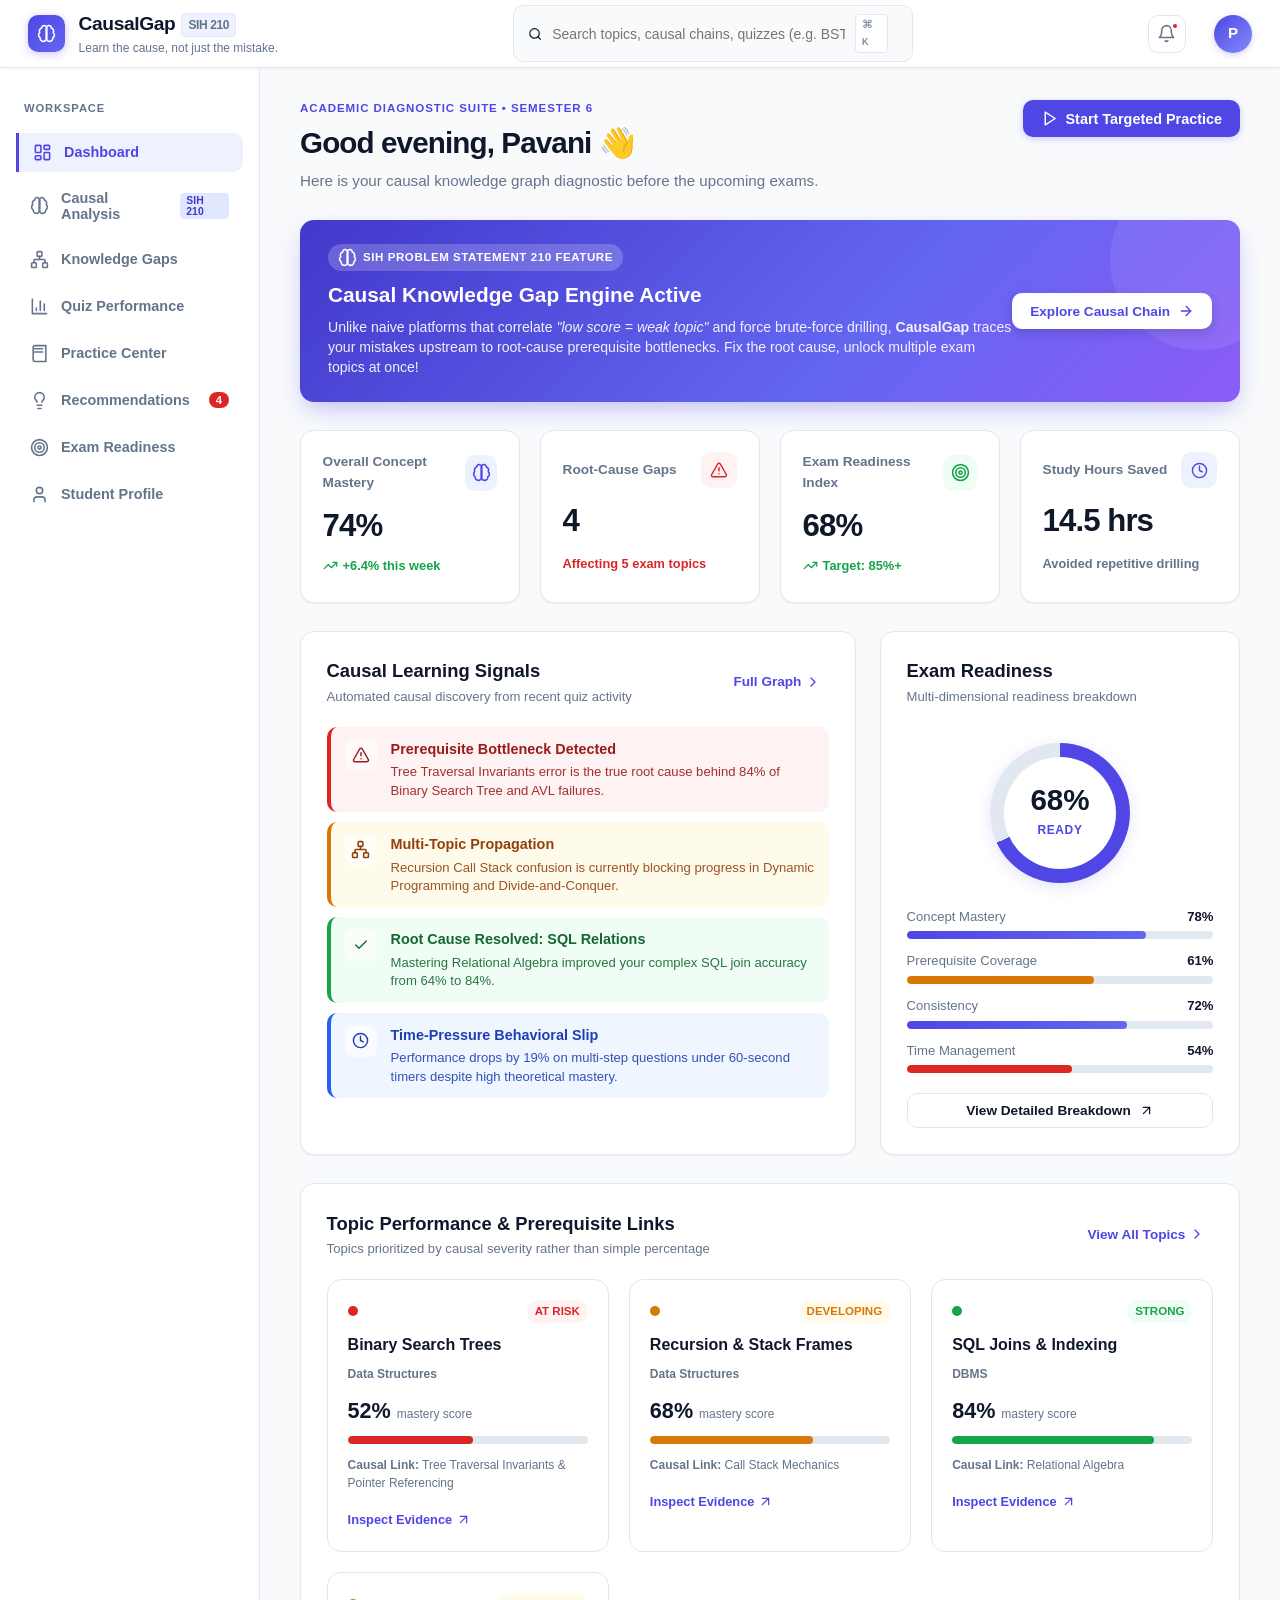
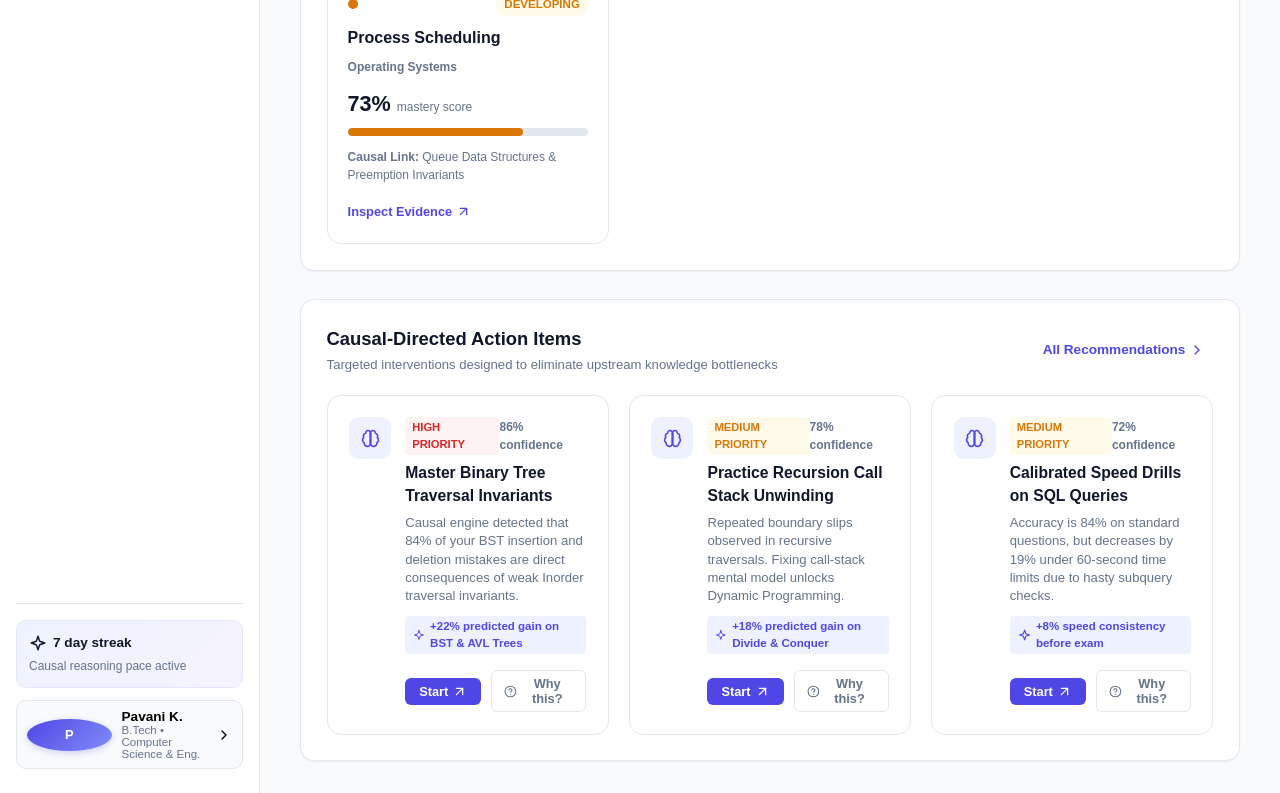
<file: index.html>
<!DOCTYPE html>
<html lang="en">
<head>
  <meta charset="UTF-8" />
  <meta name="viewport" content="width=device-width, initial-scale=1.0" />
  <meta name="description" content="CausalGap - EdTech platform for Smart India Hackathon Problem Statement 210: Identifying knowledge gaps before exams using causal reasoning rather than simple correlation." />
  <title>CausalGap | Causal Knowledge Gap Engine (SIH PS 210)</title>
  
  <!-- Favicon -->
  <link rel="icon" href="data:image/svg+xml,<svg xmlns=%22http://www.w3.org/2000/svg%22 viewBox=%220 0 100 100%22><text y=%22.9em%22 font-size=%2290%22>🧠</text></svg>">
  
  <!-- Stylesheet -->
  <link rel="stylesheet" href="app.css" />
</head>
<body>
  <div id="root">
    <!-- Rendered dynamically by app.js -->
    <noscript>
      <div style="padding: 2rem; text-align: center; font-family: sans-serif;">
        <h2>JavaScript Required</h2>
        <p>Please enable JavaScript in your browser to run the CausalGap application.</p>
      </div>
    </noscript>
  </div>

  <!-- Application Logic -->
  <script src="app.js" defer></script>
</body>
</html>
</file>
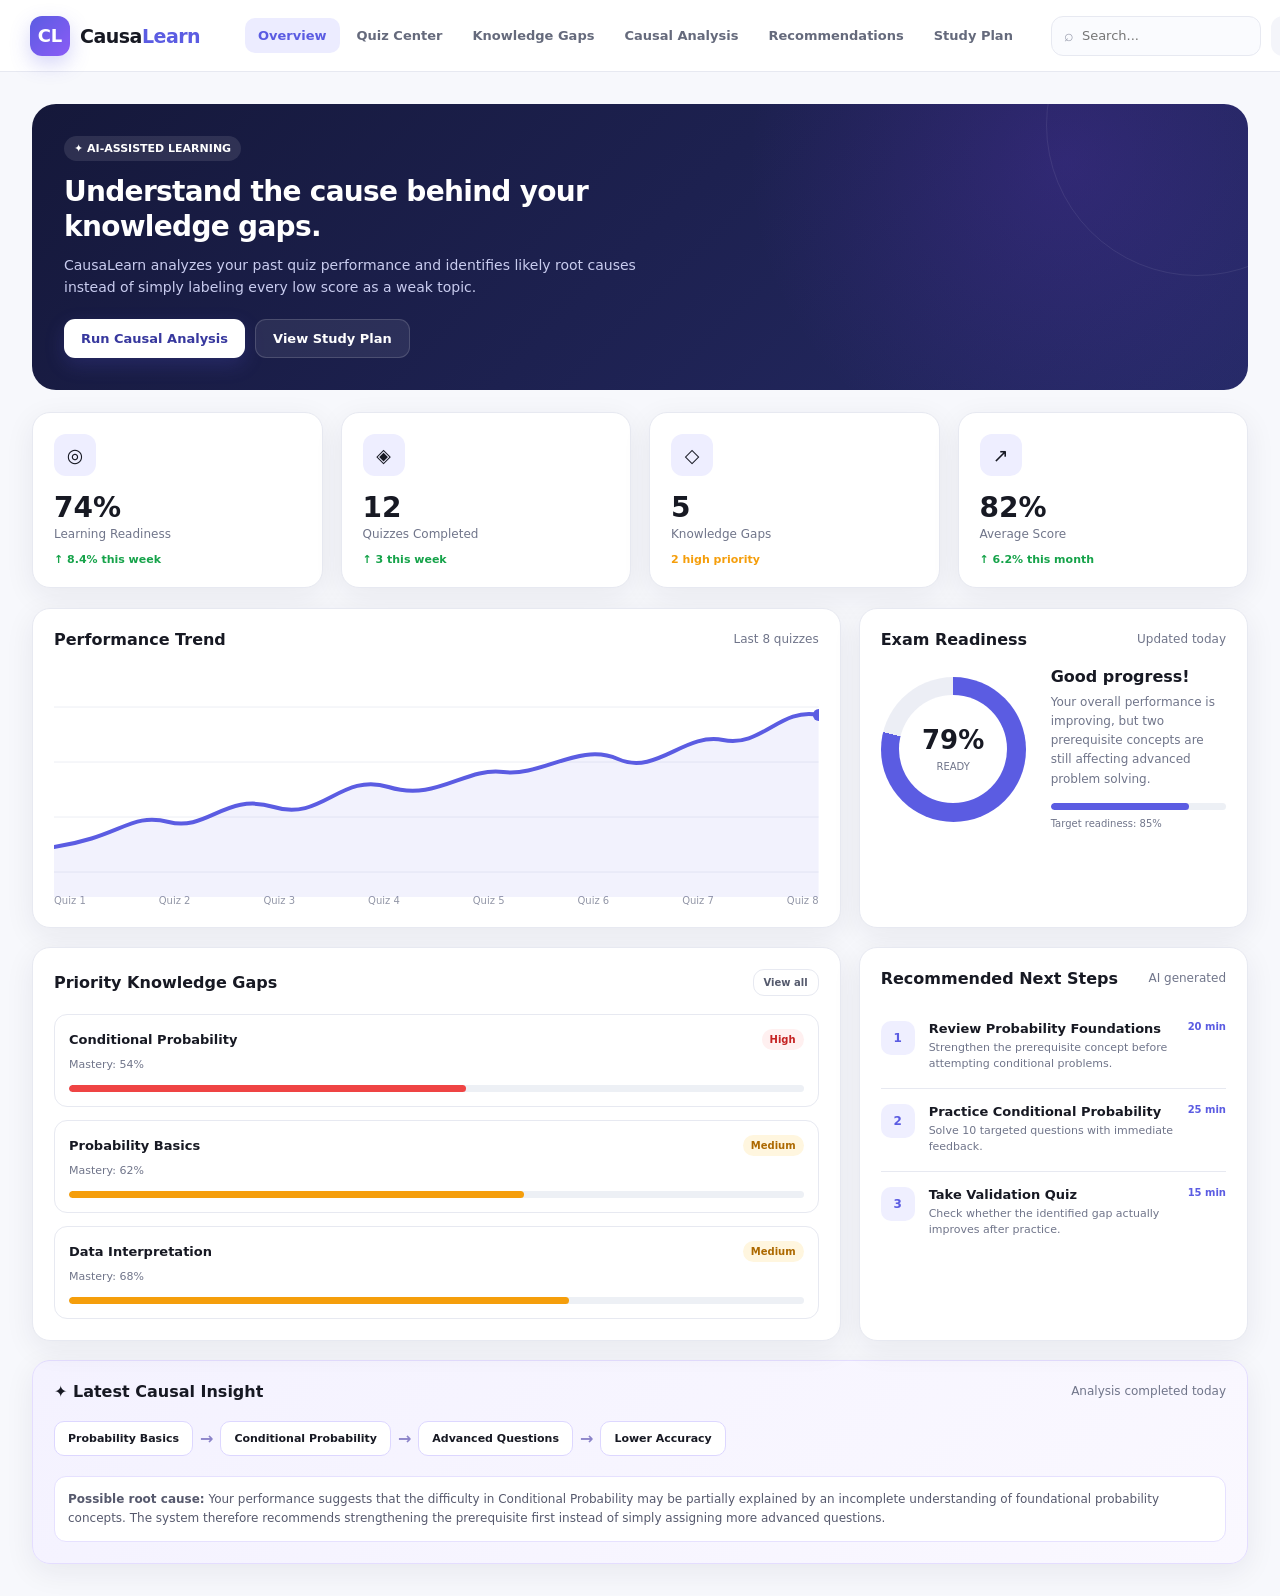
<file: GapWiseAI.html>
<!DOCTYPE html>
<html lang="en">
<head>
<meta charset="UTF-8">
<meta name="viewport" content="width=device-width, initial-scale=1.0">

<title>CausaLearn | Smart Exam Readiness</title>

<style>
/* =========================
   ROOT
========================= */
:root{
    --bg:#f7f8fc;
    --card:#ffffff;
    --text:#171923;
    --muted:#70758a;
    --border:#e7e9f1;
    --primary:#5b5ce2;
    --primary-dark:#4849c8;
    --purple:#7c3aed;
    --blue:#2563eb;
    --green:#16a34a;
    --orange:#f59e0b;
    --red:#ef4444;
    --shadow:0 8px 30px rgba(25,30,60,.07);
    --radius:18px;
}

*{
    margin:0;
    padding:0;
    box-sizing:border-box;
}

body{
    font-family:Inter,ui-sans-serif,system-ui,-apple-system,BlinkMacSystemFont,"Segoe UI",sans-serif;
    background:var(--bg);
    color:var(--text);
    min-height:100vh;
}

button,input{
    font:inherit;
}

button{
    cursor:pointer;
    border:0;
}

a{
    text-decoration:none;
    color:inherit;
}

/* =========================
   HEADER
========================= */

.header{
    height:72px;
    background:rgba(255,255,255,.94);
    backdrop-filter:blur(15px);
    border-bottom:1px solid var(--border);
    display:flex;
    align-items:center;
    padding:0 30px;
    gap:25px;
    position:sticky;
    top:0;
    z-index:100;
}

.logo{
    display:flex;
    align-items:center;
    gap:10px;
    min-width:190px;
}

.logo-icon{
    width:40px;
    height:40px;
    border-radius:12px;
    background:linear-gradient(135deg,#5b5ce2,#8b5cf6);
    color:white;
    display:grid;
    place-items:center;
    font-weight:800;
    font-size:18px;
    box-shadow:0 8px 20px rgba(91,92,226,.25);
}

.logo-text{
    font-size:19px;
    font-weight:800;
    letter-spacing:-.5px;
}

.logo-text span{
    color:var(--primary);
}

.nav-tabs{
    display:flex;
    align-items:center;
    gap:4px;
    flex:1;
}

.nav-tab{
    padding:10px 13px;
    border-radius:10px;
    background:transparent;
    color:#656a7c;
    font-size:13px;
    font-weight:600;
    transition:.2s;
    white-space:nowrap;
}

.nav-tab:hover{
    background:#f0f1f8;
    color:var(--text);
}

.nav-tab.active{
    background:#ececff;
    color:var(--primary);
}

.header-actions{
    display:flex;
    align-items:center;
    gap:10px;
}

.search-box{
    width:210px;
    height:40px;
    border:1px solid var(--border);
    border-radius:12px;
    background:#fafbfe;
    display:flex;
    align-items:center;
    padding:0 12px;
    gap:8px;
}

.search-box span{
    color:#9a9eae;
}

.search-box input{
    border:0;
    outline:0;
    background:transparent;
    width:100%;
    font-size:13px;
}

.icon-btn{
    width:40px;
    height:40px;
    border-radius:12px;
    background:#f4f5fa;
    color:#666b7c;
    display:grid;
    place-items:center;
    font-size:17px;
}

.icon-btn:hover{
    background:#e9eafa;
    color:var(--primary);
}

.profile{
    width:40px;
    height:40px;
    border-radius:50%;
    background:linear-gradient(135deg,#5b5ce2,#9b5de5);
    color:white;
    display:grid;
    place-items:center;
    font-weight:800;
}

/* =========================
   MAIN
========================= */

.main{
    max-width:1500px;
    margin:auto;
    padding:32px;
}

.page{
    display:none;
    animation:fadeIn .25s ease;
}

.page.active{
    display:block;
}

@keyframes fadeIn{
    from{
        opacity:0;
        transform:translateY(5px);
    }
    to{
        opacity:1;
        transform:translateY(0);
    }
}

/* =========================
   PAGE HEADER
========================= */

.page-heading{
    display:flex;
    justify-content:space-between;
    align-items:flex-end;
    margin-bottom:25px;
}

.page-heading h1{
    font-size:29px;
    letter-spacing:-1px;
}

.page-heading p{
    color:var(--muted);
    margin-top:6px;
    font-size:14px;
}

.primary-btn{
    padding:11px 17px;
    background:var(--primary);
    color:white;
    border-radius:11px;
    font-weight:700;
    font-size:13px;
    box-shadow:0 7px 20px rgba(91,92,226,.2);
}

.primary-btn:hover{
    background:var(--primary-dark);
}

.secondary-btn{
    padding:11px 17px;
    background:white;
    color:#555a6d;
    border:1px solid var(--border);
    border-radius:11px;
    font-weight:700;
    font-size:13px;
}

.secondary-btn:hover{
    border-color:#c8caf0;
}

/* =========================
   HERO
========================= */

.hero{
    background:
      radial-gradient(circle at 85% 20%,rgba(124,58,237,.18),transparent 30%),
      linear-gradient(135deg,#15183a,#252a66);
    border-radius:24px;
    padding:32px;
    color:white;
    display:flex;
    justify-content:space-between;
    align-items:center;
    overflow:hidden;
    position:relative;
    margin-bottom:22px;
}

.hero:after{
    content:"";
    position:absolute;
    width:300px;
    height:300px;
    border:1px solid rgba(255,255,255,.08);
    border-radius:50%;
    right:-100px;
    top:-130px;
}

.hero-content{
    position:relative;
    z-index:2;
}

.hero-label{
    display:inline-flex;
    padding:6px 10px;
    border-radius:20px;
    background:rgba(255,255,255,.1);
    font-size:11px;
    font-weight:700;
    margin-bottom:13px;
}

.hero h2{
    font-size:28px;
    max-width:650px;
    line-height:1.25;
    letter-spacing:-.7px;
}

.hero p{
    margin-top:10px;
    color:#c9ccef;
    font-size:14px;
    max-width:620px;
    line-height:1.6;
}

.hero-buttons{
    display:flex;
    gap:10px;
    margin-top:20px;
}

.hero .primary-btn{
    background:white;
    color:#37389e;
}

.hero .secondary-btn{
    background:rgba(255,255,255,.08);
    border-color:rgba(255,255,255,.15);
    color:white;
}

/* =========================
   GRID
========================= */

.grid{
    display:grid;
    gap:18px;
}

.stats-grid{
    grid-template-columns:repeat(4,1fr);
    margin-bottom:20px;
}

.two-grid{
    grid-template-columns:1.35fr .65fr;
}

.three-grid{
    grid-template-columns:repeat(3,1fr);
}

.card{
    background:var(--card);
    border:1px solid var(--border);
    border-radius:var(--radius);
    padding:21px;
    box-shadow:var(--shadow);
}

.stat-card{
    display:flex;
    justify-content:space-between;
    align-items:flex-start;
}

.stat-icon{
    width:42px;
    height:42px;
    border-radius:12px;
    display:grid;
    place-items:center;
    font-size:19px;
    background:#eeeeff;
}

.stat-number{
    font-size:28px;
    font-weight:800;
    margin-top:15px;
}

.stat-title{
    font-size:12px;
    color:var(--muted);
    margin-top:3px;
}

.stat-change{
    font-size:11px;
    font-weight:700;
    margin-top:12px;
    color:var(--green);
}

/* =========================
   CARD HEAD
========================= */

.card-head{
    display:flex;
    justify-content:space-between;
    align-items:center;
    margin-bottom:18px;
}

.card-head h3{
    font-size:16px;
}

.card-head span{
    color:var(--muted);
    font-size:12px;
}

/* =========================
   CHART
========================= */

.chart{
    height:230px;
    position:relative;
}

.chart svg{
    width:100%;
    height:100%;
}

.chart-labels{
    display:flex;
    justify-content:space-between;
    color:#9296a7;
    font-size:10px;
    margin-top:-2px;
}

/* =========================
   READINESS
========================= */

.readiness{
    display:flex;
    align-items:center;
    gap:25px;
}

.progress-ring{
    width:145px;
    height:145px;
    border-radius:50%;
    background:conic-gradient(
        var(--primary) 0deg 284deg,
        #eceef5 284deg 360deg
    );
    display:grid;
    place-items:center;
    position:relative;
    flex-shrink:0;
}

.progress-ring:after{
    content:"";
    position:absolute;
    width:108px;
    height:108px;
    background:white;
    border-radius:50%;
}

.progress-value{
    position:relative;
    z-index:2;
    text-align:center;
}

.progress-value strong{
    display:block;
    font-size:26px;
}

.progress-value span{
    font-size:10px;
    color:var(--muted);
}

.readiness-info h4{
    font-size:16px;
}

.readiness-info p{
    color:var(--muted);
    font-size:12px;
    line-height:1.6;
    margin-top:7px;
}

.mini-progress{
    height:7px;
    background:#edf0f5;
    border-radius:20px;
    overflow:hidden;
    margin-top:14px;
}

.mini-progress span{
    display:block;
    height:100%;
    border-radius:20px;
    background:var(--primary);
}

/* =========================
   GAP ITEMS
========================= */

.gap-list{
    display:flex;
    flex-direction:column;
    gap:13px;
}

.gap-item{
    border:1px solid var(--border);
    border-radius:13px;
    padding:14px;
}

.gap-top{
    display:flex;
    justify-content:space-between;
    align-items:center;
}

.gap-name{
    font-size:13px;
    font-weight:700;
}

.badge{
    font-size:10px;
    padding:5px 8px;
    border-radius:20px;
    font-weight:700;
}

.badge-red{
    color:#c52222;
    background:#fff0f0;
}

.badge-orange{
    color:#ad6900;
    background:#fff6df;
}

.badge-green{
    color:#16733b;
    background:#eaf9ef;
}

.gap-score{
    font-size:11px;
    color:var(--muted);
    margin-top:8px;
}

/* =========================
   CAUSAL CARD
========================= */

.causal-box{
    background:linear-gradient(135deg,#f4f2ff,#faf8ff);
    border:1px solid #e4ddff;
}

.causal-chain{
    display:flex;
    align-items:center;
    gap:7px;
    flex-wrap:wrap;
    margin:20px 0;
}

.node{
    padding:10px 13px;
    border-radius:10px;
    background:white;
    border:1px solid #ddd7ff;
    font-size:11px;
    font-weight:700;
}

.arrow{
    color:#8b83c9;
    font-weight:bold;
}

.insight{
    padding:13px;
    border-radius:12px;
    background:white;
    border:1px solid #e6e1ff;
    font-size:12px;
    line-height:1.6;
    color:#56596d;
}

/* =========================
   RECOMMENDATION
========================= */

.recommendation{
    display:flex;
    gap:14px;
    padding:15px 0;
    border-bottom:1px solid var(--border);
}

.recommendation:last-child{
    border-bottom:0;
}

.rec-number{
    width:34px;
    height:34px;
    border-radius:10px;
    background:#efefff;
    color:var(--primary);
    display:grid;
    place-items:center;
    font-weight:800;
    font-size:12px;
    flex-shrink:0;
}

.rec-content{
    flex:1;
}

.rec-content h4{
    font-size:13px;
}

.rec-content p{
    font-size:11px;
    color:var(--muted);
    line-height:1.5;
    margin-top:4px;
}

.rec-time{
    font-size:10px;
    color:var(--primary);
    font-weight:700;
}

/* =========================
   QUIZ PAGE
========================= */

.quiz-card{
    transition:.2s;
}

.quiz-card:hover{
    transform:translateY(-3px);
    box-shadow:0 15px 35px rgba(30,35,70,.1);
}

.quiz-icon{
    width:48px;
    height:48px;
    border-radius:14px;
    background:#f0f0ff;
    display:grid;
    place-items:center;
    font-size:21px;
    margin-bottom:15px;
}

.quiz-card h3{
    font-size:16px;
}

.quiz-card p{
    color:var(--muted);
    font-size:12px;
    margin:7px 0 16px;
    line-height:1.5;
}

.quiz-meta{
    display:flex;
    justify-content:space-between;
    font-size:10px;
    color:#85899a;
    margin-bottom:15px;
}

/* =========================
   TABLE
========================= */

.table-wrap{
    overflow:auto;
}

table{
    width:100%;
    border-collapse:collapse;
    min-width:700px;
}

th{
    text-align:left;
    padding:13px;
    color:#818597;
    font-size:10px;
    text-transform:uppercase;
    letter-spacing:.5px;
    border-bottom:1px solid var(--border);
}

td{
    padding:15px 13px;
    border-bottom:1px solid #f0f1f5;
    font-size:12px;
}

td strong{
    font-size:12px;
}

/* =========================
   CAUSAL ANALYSIS
========================= */

.analysis-layout{
    display:grid;
    grid-template-columns:1fr 1fr;
    gap:20px;
}

.cause-map{
    min-height:420px;
    display:flex;
    flex-direction:column;
    justify-content:center;
    align-items:center;
    gap:10px;
}

.cause-node{
    padding:15px 22px;
    border-radius:14px;
    background:white;
    border:1px solid var(--border);
    box-shadow:0 7px 20px rgba(20,25,60,.05);
    font-size:12px;
    font-weight:700;
    text-align:center;
}

.cause-node.main{
    background:#eeefff;
    border-color:#d6d6ff;
    color:#4446ba;
}

.cause-arrow{
    color:#999dad;
    font-size:18px;
}

/* =========================
   STUDY PLAN
========================= */

.timeline{
    position:relative;
    padding-left:30px;
}

.timeline:before{
    content:"";
    position:absolute;
    left:9px;
    top:5px;
    bottom:5px;
    width:2px;
    background:#e3e5ef;
}

.timeline-item{
    position:relative;
    margin-bottom:25px;
}

.timeline-dot{
    position:absolute;
    left:-27px;
    top:2px;
    width:12px;
    height:12px;
    border-radius:50%;
    background:var(--primary);
    border:3px solid #eeeeff;
}

.timeline-item h4{
    font-size:13px;
}

.timeline-item p{
    color:var(--muted);
    font-size:11px;
    margin-top:4px;
}

.check-list{
    display:flex;
    flex-direction:column;
    gap:11px;
}

.check-item{
    display:flex;
    align-items:center;
    gap:10px;
    padding:12px;
    border-radius:11px;
    background:#fafbfe;
    border:1px solid var(--border);
}

.check-item input{
    accent-color:var(--primary);
}

.check-item span{
    font-size:12px;
}

/* =========================
   PROFILE
========================= */

.profile-header{
    display:flex;
    align-items:center;
    gap:20px;
}

.big-avatar{
    width:75px;
    height:75px;
    border-radius:22px;
    background:linear-gradient(135deg,#5b5ce2,#a855f7);
    color:white;
    display:grid;
    place-items:center;
    font-size:25px;
    font-weight:800;
}

.profile-header h2{
    font-size:21px;
}

.profile-header p{
    color:var(--muted);
    font-size:12px;
    margin-top:4px;
}

.setting{
    display:flex;
    justify-content:space-between;
    align-items:center;
    padding:16px 0;
    border-bottom:1px solid var(--border);
}

.setting:last-child{
    border-bottom:0;
}

.setting h4{
    font-size:13px;
}

.setting p{
    font-size:11px;
    color:var(--muted);
    margin-top:3px;
}

/* toggle */
.toggle{
    width:42px;
    height:23px;
    border-radius:20px;
    background:#dfe2ea;
    position:relative;
}

.toggle:after{
    content:"";
    width:17px;
    height:17px;
    border-radius:50%;
    background:white;
    position:absolute;
    top:3px;
    left:3px;
    transition:.2s;
}

.toggle.on{
    background:var(--primary);
}

.toggle.on:after{
    left:22px;
}

/* =========================
   DROPDOWN
========================= */

.dropdown{
    position:fixed;
    top:65px;
    right:30px;
    width:280px;
    background:white;
    border:1px solid var(--border);
    border-radius:15px;
    box-shadow:0 20px 50px rgba(20,25,50,.15);
    padding:12px;
    display:none;
    z-index:200;
}

.dropdown.show{
    display:block;
}

.notification{
    padding:12px;
    border-bottom:1px solid var(--border);
}

.notification:last-child{
    border-bottom:0;
}

.notification strong{
    font-size:12px;
}

.notification p{
    font-size:11px;
    color:var(--muted);
    margin-top:3px;
}

/* =========================
   MODAL
========================= */

.modal-bg{
    position:fixed;
    inset:0;
    background:rgba(12,15,35,.6);
    backdrop-filter:blur(5px);
    display:none;
    align-items:center;
    justify-content:center;
    z-index:500;
    padding:20px;
}

.modal-bg.show{
    display:flex;
}

.modal{
    width:620px;
    max-width:100%;
    background:white;
    border-radius:22px;
    padding:25px;
    box-shadow:0 30px 80px rgba(0,0,0,.25);
}

.modal-top{
    display:flex;
    justify-content:space-between;
    align-items:center;
    margin-bottom:20px;
}

.close-btn{
    width:35px;
    height:35px;
    border-radius:10px;
    background:#f1f2f6;
}

.question-number{
    color:var(--primary);
    font-size:11px;
    font-weight:800;
}

.question{
    font-size:18px;
    line-height:1.5;
    margin:12px 0 20px;
}

.options{
    display:flex;
    flex-direction:column;
    gap:10px;
}

.option{
    padding:14px;
    border:1px solid var(--border);
    border-radius:12px;
    text-align:left;
    background:white;
    font-size:13px;
}

.option:hover{
    border-color:#aaaaf0;
    background:#f8f8ff;
}

.option.selected{
    border-color:var(--primary);
    background:#eeeeff;
}

.quiz-footer{
    margin-top:22px;
    display:flex;
    justify-content:space-between;
    align-items:center;
}

/* =========================
   TOAST
========================= */

.toast{
    position:fixed;
    bottom:25px;
    right:25px;
    background:#171923;
    color:white;
    padding:13px 17px;
    border-radius:12px;
    font-size:12px;
    box-shadow:0 15px 40px rgba(0,0,0,.2);
    transform:translateY(100px);
    opacity:0;
    transition:.3s;
    z-index:1000;
}

.toast.show{
    transform:translateY(0);
    opacity:1;
}

/* =========================
   DARK MODE
========================= */

body.dark{
    --bg:#10121c;
    --card:#181b28;
    --text:#f2f3f8;
    --muted:#969bad;
    --border:#292d3c;
    --shadow:0 8px 30px rgba(0,0,0,.18);
}

body.dark .header,
body.dark .search-box,
body.dark .secondary-btn,
body.dark .option,
body.dark .modal,
body.dark .dropdown{
    background:#181b28;
    color:var(--text);
}

body.dark .nav-tab:hover{
    background:#242838;
}

body.dark .icon-btn,
body.dark .check-item{
    background:#222636;
}

body.dark .progress-ring:after{
    background:#181b28;
}

body.dark .node,
body.dark .cause-node{
    background:#1d2130;
}

body.dark .insight{
    background:#1b1e2c;
}

/* =========================
   RESPONSIVE
========================= */

@media(max-width:1200px){
    .nav-tabs{
        overflow-x:auto;
    }

    .search-box{
        width:160px;
    }

    .stats-grid{
        grid-template-columns:repeat(2,1fr);
    }
}

@media(max-width:900px){
    .header{
        padding:0 15px;
        gap:12px;
    }

    .logo{
        min-width:auto;
    }

    .logo-text{
        display:none;
    }

    .header-actions{
        margin-left:auto;
    }

    .search-box{
        display:none;
    }

    .main{
        padding:20px;
    }

    .two-grid,
    .analysis-layout{
        grid-template-columns:1fr;
    }

    .three-grid{
        grid-template-columns:1fr 1fr;
    }
}

@media(max-width:650px){
    .header{
        height:auto;
        padding:12px;
        flex-wrap:wrap;
    }

    .nav-tabs{
        order:3;
        flex-basis:100%;
        overflow-x:auto;
    }

    .nav-tab{
        font-size:11px;
        padding:8px 10px;
    }

    .stats-grid,
    .three-grid{
        grid-template-columns:1fr;
    }

    .hero{
        padding:24px;
    }

    .hero h2{
        font-size:22px;
    }

    .page-heading{
        align-items:flex-start;
        gap:15px;
        flex-direction:column;
    }

    .readiness{
        flex-direction:column;
        align-items:flex-start;
    }

    .progress-ring{
        align-self:center;
    }
}
</style>
</head>

<body>

<!-- =========================
     HEADER
========================= -->

<header class="header">

    <div class="logo">
        <div class="logo-icon">CL</div>
        <div class="logo-text">Causa<span>Learn</span></div>
    </div>

    <nav class="nav-tabs">

        <button class="nav-tab active" data-page="overview">
            Overview
        </button>

        <button class="nav-tab" data-page="quiz">
            Quiz Center
        </button>

        <button class="nav-tab" data-page="gaps">
            Knowledge Gaps
        </button>

        <button class="nav-tab" data-page="causal">
            Causal Analysis
        </button>

        <button class="nav-tab" data-page="recommendations">
            Recommendations
        </button>

        <button class="nav-tab" data-page="study">
            Study Plan
        </button>

    </nav>

    <div class="header-actions">

        <div class="search-box">
            <span>⌕</span>
            <input id="searchInput" type="text" placeholder="Search...">
        </div>

        <button class="icon-btn" id="themeBtn" title="Toggle theme">
            ◐
        </button>

        <button class="icon-btn" id="notificationBtn">
            ♢
        </button>

        <button class="profile" id="profileBtn">
            P
        </button>

    </div>

</header>


<!-- NOTIFICATION DROPDOWN -->

<div class="dropdown" id="notificationDropdown">

    <div class="notification">
        <strong>New knowledge gap detected</strong>
        <p>Conditional Probability needs attention.</p>
    </div>

    <div class="notification">
        <strong>Study reminder</strong>
        <p>Complete today's 20-minute practice.</p>
    </div>

    <div class="notification">
        <strong>Quiz improvement</strong>
        <p>Your Statistics score increased by 12%.</p>
    </div>

</div>


<!-- PROFILE DROPDOWN -->

<div class="dropdown" id="profileDropdown">

    <div style="padding:12px;border-bottom:1px solid var(--border);">
        <strong>Student Profile</strong>
        <p style="font-size:11px;color:var(--muted);margin-top:4px;">
            CausaLearn Demo Account
        </p>
    </div>

    <button
        style="width:100%;padding:12px;text-align:left;background:none;"
        onclick="navigate('profile');closeDropdowns();">
        ⚙ Profile & Settings
    </button>

    <button
        style="width:100%;padding:12px;text-align:left;background:none;"
        onclick="showToast('Signed out from demo account');">
        ↪ Sign out
    </button>

</div>


<main class="main">

<!-- =====================================================
     OVERVIEW
===================================================== -->

<section class="page active" id="overview">

    <div class="hero">

        <div class="hero-content">

            <div class="hero-label">
                ✦ AI-ASSISTED LEARNING
            </div>

            <h2>
                Understand the cause behind your knowledge gaps.
            </h2>

            <p>
                CausaLearn analyzes your past quiz performance and
                identifies likely root causes instead of simply
                labeling every low score as a weak topic.
            </p>

            <div class="hero-buttons">

                <button class="primary-btn"
                        onclick="runAnalysis()">
                    Run Causal Analysis
                </button>

                <button class="secondary-btn"
                        onclick="navigate('study')">
                    View Study Plan
                </button>

            </div>

        </div>

    </div>


    <!-- STATS -->

    <div class="grid stats-grid">

        <div class="card stat-card">
            <div>
                <div class="stat-icon">◎</div>
                <div class="stat-number">74%</div>
                <div class="stat-title">Learning Readiness</div>
                <div class="stat-change">↑ 8.4% this week</div>
            </div>
        </div>

        <div class="card stat-card">
            <div>
                <div class="stat-icon">◈</div>
                <div class="stat-number">12</div>
                <div class="stat-title">Quizzes Completed</div>
                <div class="stat-change">↑ 3 this week</div>
            </div>
        </div>

        <div class="card stat-card">
            <div>
                <div class="stat-icon">◇</div>
                <div class="stat-number">5</div>
                <div class="stat-title">Knowledge Gaps</div>
                <div class="stat-change" style="color:var(--orange)">
                    2 high priority
                </div>
            </div>
        </div>

        <div class="card stat-card">
            <div>
                <div class="stat-icon">↗</div>
                <div class="stat-number">82%</div>
                <div class="stat-title">Average Score</div>
                <div class="stat-change">↑ 6.2% this month</div>
            </div>
        </div>

    </div>


    <!-- CHART + READINESS -->

    <div class="grid two-grid">

        <div class="card">

            <div class="card-head">
                <h3>Performance Trend</h3>
                <span>Last 8 quizzes</span>
            </div>

            <div class="chart">

                <svg viewBox="0 0 800 230"
                     preserveAspectRatio="none">

                    <!-- grid -->
                    <line x1="0" y1="40"
                          x2="800" y2="40"
                          stroke="#eceef4"/>

                    <line x1="0" y1="95"
                          x2="800" y2="95"
                          stroke="#eceef4"/>

                    <line x1="0" y1="150"
                          x2="800" y2="150"
                          stroke="#eceef4"/>

                    <line x1="0" y1="205"
                          x2="800" y2="205"
                          stroke="#eceef4"/>

                    <!-- area -->
                    <path
                        d="M0 180
                           C70 170,80 145,120 155
                           S180 125,230 140
                           S300 105,350 120
                           S430 100,470 105
                           S550 75,590 92
                           S660 65,700 73
                           S760 40,800 48
                           L800 230 L0 230 Z"
                        fill="rgba(91,92,226,.08)"
                    />

                    <!-- line -->
                    <path
                        d="M0 180
                           C70 170,80 145,120 155
                           S180 125,230 140
                           S300 105,350 120
                           S430 100,470 105
                           S550 75,590 92
                           S660 65,700 73
                           S760 40,800 48"
                        fill="none"
                        stroke="#5b5ce2"
                        stroke-width="4"
                        stroke-linecap="round"
                    />

                    <circle cx="800" cy="48"
                            r="6"
                            fill="#5b5ce2"/>

                </svg>

            </div>

            <div class="chart-labels">
                <span>Quiz 1</span>
                <span>Quiz 2</span>
                <span>Quiz 3</span>
                <span>Quiz 4</span>
                <span>Quiz 5</span>
                <span>Quiz 6</span>
                <span>Quiz 7</span>
                <span>Quiz 8</span>
            </div>

        </div>


        <div class="card">

            <div class="card-head">
                <h3>Exam Readiness</h3>
                <span>Updated today</span>
            </div>

            <div class="readiness">

                <div class="progress-ring">

                    <div class="progress-value">
                        <strong>79%</strong>
                        <span>READY</span>
                    </div>

                </div>

                <div class="readiness-info">

                    <h4>Good progress!</h4>

                    <p>
                        Your overall performance is improving,
                        but two prerequisite concepts are still
                        affecting advanced problem solving.
                    </p>

                    <div class="mini-progress">
                        <span style="width:79%"></span>
                    </div>

                    <p style="font-size:10px;margin-top:6px;">
                        Target readiness: 85%
                    </p>

                </div>

            </div>

        </div>

    </div>


    <br>


    <!-- GAPS + RECOMMENDATIONS -->

    <div class="grid two-grid">

        <div class="card">

            <div class="card-head">

                <h3>Priority Knowledge Gaps</h3>

                <button
                    class="secondary-btn"
                    style="padding:7px 10px;font-size:10px;"
                    onclick="navigate('gaps')">
                    View all
                </button>

            </div>

            <div class="gap-list">

                <div class="gap-item">

                    <div class="gap-top">
                        <span class="gap-name">
                            Conditional Probability
                        </span>

                        <span class="badge badge-red">
                            High
                        </span>
                    </div>

                    <div class="gap-score">
                        Mastery: 54%
                    </div>

                    <div class="mini-progress">
                        <span style="width:54%;background:#ef4444"></span>
                    </div>

                </div>


                <div class="gap-item">

                    <div class="gap-top">
                        <span class="gap-name">
                            Probability Basics
                        </span>

                        <span class="badge badge-orange">
                            Medium
                        </span>
                    </div>

                    <div class="gap-score">
                        Mastery: 62%
                    </div>

                    <div class="mini-progress">
                        <span style="width:62%;background:#f59e0b"></span>
                    </div>

                </div>


                <div class="gap-item">

                    <div class="gap-top">
                        <span class="gap-name">
                            Data Interpretation
                        </span>

                        <span class="badge badge-orange">
                            Medium
                        </span>
                    </div>

                    <div class="gap-score">
                        Mastery: 68%
                    </div>

                    <div class="mini-progress">
                        <span style="width:68%;background:#f59e0b"></span>
                    </div>

                </div>

            </div>

        </div>


        <div class="card">

            <div class="card-head">
                <h3>Recommended Next Steps</h3>
                <span>AI generated</span>
            </div>

            <div class="recommendation">

                <div class="rec-number">1</div>

                <div class="rec-content">

                    <h4>Review Probability Foundations</h4>

                    <p>
                        Strengthen the prerequisite concept
                        before attempting conditional problems.
                    </p>

                </div>

                <div class="rec-time">
                    20 min
                </div>

            </div>


            <div class="recommendation">

                <div class="rec-number">2</div>

                <div class="rec-content">

                    <h4>Practice Conditional Probability</h4>

                    <p>
                        Solve 10 targeted questions with
                        immediate feedback.
                    </p>

                </div>

                <div class="rec-time">
                    25 min
                </div>

            </div>


            <div class="recommendation">

                <div class="rec-number">3</div>

                <div class="rec-content">

                    <h4>Take Validation Quiz</h4>

                    <p>
                        Check whether the identified gap
                        actually improves after practice.
                    </p>

                </div>

                <div class="rec-time">
                    15 min
                </div>

            </div>

        </div>

    </div>


    <br>


    <!-- CAUSAL INSIGHT -->

    <div class="card causal-box">

        <div class="card-head">
            <h3>✦ Latest Causal Insight</h3>
            <span>Analysis completed today</span>
        </div>

        <div class="causal-chain">

            <div class="node">
                Probability Basics
            </div>

            <div class="arrow">→</div>

            <div class="node">
                Conditional Probability
            </div>

            <div class="arrow">→</div>

            <div class="node">
                Advanced Questions
            </div>

            <div class="arrow">→</div>

            <div class="node">
                Lower Accuracy
            </div>

        </div>

        <div class="insight">

            <strong>Possible root cause:</strong>
            Your performance suggests that the difficulty in
            Conditional Probability may be partially explained
            by an incomplete understanding of foundational
            probability concepts. The system therefore recommends
            strengthening the prerequisite first instead of
            simply assigning more advanced questions.

        </div>

    </div>

</section>


<!-- =====================================================
     QUIZ CENTER
===================================================== -->

<section class="page" id="quiz">

    <div class="page-heading">

        <div>
            <h1>Quiz Center</h1>
            <p>Practice concepts and validate your learning.</p>
        </div>

        <button class="primary-btn"
                onclick="openQuiz('Probability Basics')">
            Start Quick Quiz
        </button>

    </div>


    <div class="grid three-grid">

        <div class="card quiz-card searchable">

            <div class="quiz-icon">∑</div>

            <h3>Probability Basics</h3>

            <p>
                Test your understanding of events,
                outcomes and probability rules.
            </p>

            <div class="quiz-meta">
                <span>10 Questions</span>
                <span>15 min</span>
            </div>

            <button class="primary-btn"
                    onclick="openQuiz('Probability Basics')">
                Start Quiz
            </button>

        </div>


        <div class="card quiz-card searchable">

            <div class="quiz-icon">◈</div>

            <h3>Conditional Probability</h3>

            <p>
                Targeted practice based on your
                current knowledge gap.
            </p>

            <div class="quiz-meta">
                <span>10 Questions</span>
                <span>20 min</span>
            </div>

            <button class="primary-btn"
                    onclick="openQuiz('Conditional Probability')">
                Start Quiz
            </button>

        </div>


        <div class="card quiz-card searchable">

            <div class="quiz-icon">▥</div>

            <h3>Statistics</h3>

            <p>
                Practice mean, median, variance
                and interpretation questions.
            </p>

            <div class="quiz-meta">
                <span>12 Questions</span>
                <span>20 min</span>
            </div>

            <button class="primary-btn"
                    onclick="openQuiz('Statistics')">
                Start Quiz
            </button>

        </div>


        <div class="card quiz-card searchable">

            <div class="quiz-icon">◫</div>

            <h3>Data Interpretation</h3>

            <p>
                Analyze charts, tables and
                real-world data scenarios.
            </p>

            <div class="quiz-meta">
                <span>8 Questions</span>
                <span>15 min</span>
            </div>

            <button class="primary-btn"
                    onclick="openQuiz('Data Interpretation')">
                Start Quiz
            </button>

        </div>


        <div class="card quiz-card searchable">

            <div class="quiz-icon">⌁</div>

            <h3>Mixed Practice</h3>

            <p>
                A mixed quiz generated from
                your current knowledge gaps.
            </p>

            <div class="quiz-meta">
                <span>15 Questions</span>
                <span>25 min</span>
            </div>

            <button class="primary-btn"
                    onclick="openQuiz('Mixed Practice')">
                Start Quiz
            </button>

        </div>


        <div class="card quiz-card searchable">

            <div class="quiz-icon">✓</div>

            <h3>Validation Quiz</h3>

            <p>
                Check whether your recent study
                session improved the target concept.
            </p>

            <div class="quiz-meta">
                <span>5 Questions</span>
                <span>10 min</span>
            </div>

            <button class="primary-btn"
                    onclick="openQuiz('Validation Quiz')">
                Start Quiz
            </button>

        </div>

    </div>

</section>


<!-- =====================================================
     KNOWLEDGE GAPS
===================================================== -->

<section class="page" id="gaps">

    <div class="page-heading">

        <div>
            <h1>Knowledge Gaps</h1>
            <p>
                Evidence-based view of concepts that need attention.
            </p>
        </div>

        <button class="primary-btn"
                onclick="runAnalysis()">
            Refresh Analysis
        </button>

    </div>


    <div class="card">

        <div class="table-wrap">

            <table>

                <thead>

                    <tr>
                        <th>Concept</th>
                        <th>Mastery</th>
                        <th>Evidence</th>
                        <th>Possible Root Cause</th>
                        <th>Priority</th>
                        <th>Action</th>
                    </tr>

                </thead>

                <tbody>

                    <tr>
                        <td><strong>Conditional Probability</strong></td>
                        <td>54%</td>
                        <td>4 weak attempts</td>
                        <td>Prerequisite gap</td>
                        <td>
                            <span class="badge badge-red">High</span>
                        </td>
                        <td>
                            <button class="secondary-btn"
                                    onclick="openQuiz('Conditional Probability')">
                                Practice
                            </button>
                        </td>
                    </tr>


                    <tr>
                        <td><strong>Probability Basics</strong></td>
                        <td>62%</td>
                        <td>3 inconsistent attempts</td>
                        <td>Concept confusion</td>
                        <td>
                            <span class="badge badge-orange">
                                Medium
                            </span>
                        </td>
                        <td>
                            <button class="secondary-btn"
                                    onclick="openQuiz('Probability Basics')">
                                Practice
                            </button>
                        </td>
                    </tr>


                    <tr>
                        <td><strong>Data Interpretation</strong></td>
                        <td>68%</td>
                        <td>2 slow attempts</td>
                        <td>Processing difficulty</td>
                        <td>
                            <span class="badge badge-orange">
                                Medium
                            </span>
                        </td>
                        <td>
                            <button class="secondary-btn"
                                    onclick="openQuiz('Data Interpretation')">
                                Practice
                            </button>
                        </td>
                    </tr>


                    <tr>
                        <td><strong>Statistics</strong></td>
                        <td>88%</td>
                        <td>Consistent success</td>
                        <td>No significant gap</td>
                        <td>
                            <span class="badge badge-green">
                                Low
                            </span>
                        </td>
                        <td>
                            <button class="secondary-btn"
                                    onclick="showToast('Statistics marked as maintained')">
                                Maintain
                            </button>
                        </td>
                    </tr>

                </tbody>

            </table>

        </div>

    </div>

</section>


<!-- =====================================================
     CAUSAL ANALYSIS
===================================================== -->

<section class="page" id="causal">

    <div class="page-heading">

        <div>
            <h1>Causal Analysis</h1>
            <p>
                Explore why a performance gap may be occurring.
            </p>
        </div>

        <button class="primary-btn"
                onclick="runAnalysis()">
            Run Analysis
        </button>

    </div>


    <div class="analysis-layout">

        <div class="card">

            <div class="card-head">
                <h3>Knowledge Dependency Map</h3>
                <span>Sample analysis</span>
            </div>

            <div class="cause-map">

                <div class="cause-node">
                    Probability Fundamentals
                    <br>
                    <small style="color:var(--muted)">
                        62% mastery
                    </small>
                </div>

                <div class="cause-arrow">↓</div>

                <div class="cause-node main">
                    Conditional Probability
                    <br>
                    <small>
                        54% mastery
                    </small>
                </div>

                <div class="cause-arrow">↓</div>

                <div class="cause-node">
                    Advanced Probability Problems
                    <br>
                    <small style="color:var(--muted)">
                        47% accuracy
                    </small>
                </div>

                <div class="cause-arrow">↓</div>

                <div class="cause-node">
                    Overall Quiz Performance
                </div>

            </div>

        </div>


        <div class="card">

            <div class="card-head">
                <h3>Why This Gap Was Flagged</h3>
                <span>Evidence</span>
            </div>

            <div class="gap-list">

                <div class="gap-item">
                    <div class="gap-name">
                        Repeated error pattern
                    </div>

                    <div class="gap-score">
                        Similar mistakes occurred across
                        multiple quizzes.
                    </div>
                </div>


                <div class="gap-item">
                    <div class="gap-name">
                        Prerequisite relationship
                    </div>

                    <div class="gap-score">
                        Weakness in a foundational concept
                        appears before the target concept.
                    </div>
                </div>


                <div class="gap-item">
                    <div class="gap-name">
                        Improvement opportunity
                    </div>

                    <div class="gap-score">
                        Targeted prerequisite practice can
                        be tested with a validation quiz.
                    </div>
                </div>


                <div class="gap-item">

                    <div class="gap-name">
                        Correlation warning
                    </div>

                    <div class="gap-score">
                        A low score alone is not treated as
                        proof of a root cause.
                    </div>

                </div>

            </div>

        </div>

    </div>


    <br>


    <div class="card causal-box">

        <div class="card-head">
            <h3>How CausaLearn Thinks</h3>
        </div>

        <div class="causal-chain">

            <div class="node">
                Past Performance
            </div>

            <div class="arrow">→</div>

            <div class="node">
                Concept Relationships
            </div>

            <div class="arrow">→</div>

            <div class="node">
                Error Patterns
            </div>

            <div class="arrow">→</div>

            <div class="node">
                Candidate Cause
            </div>

            <div class="arrow">→</div>

            <div class="node">
                Targeted Intervention
            </div>

            <div class="arrow">→</div>

            <div class="node">
                Validation
            </div>

        </div>

        <div class="insight">

            <strong>Important:</strong>
            The frontend represents the intended causal-reasoning
            workflow. In the actual SIH implementation, the
            backend/ML layer can use student response history,
            prerequisite graphs, question attributes and
            intervention outcomes to estimate causal relationships.

        </div>

    </div>

</section>


<!-- =====================================================
     RECOMMENDATIONS
===================================================== -->

<section class="page" id="recommendations">

    <div class="page-heading">

        <div>
            <h1>Personalized Recommendations</h1>
            <p>
                Actions generated from your current learning state.
            </p>
        </div>

    </div>


    <div class="grid three-grid">

        <div class="card">

            <span class="badge badge-red">HIGH PRIORITY</span>

            <h3 style="margin-top:15px;">
                Rebuild Probability Basics
            </h3>

            <p style="font-size:12px;color:var(--muted);line-height:1.6;margin-top:8px;">
                Review event relationships, sample spaces
                and basic probability rules.
            </p>

            <div class="mini-progress">
                <span style="width:35%"></span>
            </div>

            <p style="font-size:10px;color:var(--muted);margin-top:6px;">
                Estimated time: 20 minutes
            </p>

            <button class="primary-btn"
                    style="margin-top:15px;"
                    onclick="showToast('Study session started')">
                Start Session
            </button>

        </div>


        <div class="card">

            <span class="badge badge-red">HIGH PRIORITY</span>

            <h3 style="margin-top:15px;">
                Practice Conditional Probability
            </h3>

            <p style="font-size:12px;color:var(--muted);line-height:1.6;margin-top:8px;">
                Complete targeted questions after reviewing
                the prerequisite concept.
            </p>

            <div class="mini-progress">
                <span style="width:54%;background:#ef4444"></span>
            </div>

            <p style="font-size:10px;color:var(--muted);margin-top:6px;">
                Estimated time: 25 minutes
            </p>

            <button class="primary-btn"
                    style="margin-top:15px;"
                    onclick="openQuiz('Conditional Probability')">
                Practice Now
            </button>

        </div>


        <div class="card">

            <span class="badge badge-orange">
                VALIDATION
            </span>

            <h3 style="margin-top:15px;">
                Take Follow-up Quiz
            </h3>

            <p style="font-size:12px;color:var(--muted);line-height:1.6;margin-top:8px;">
                Check whether your intervention improved
                the target concept.
            </p>

            <div class="mini-progress">
                <span style="width:75%;background:#f59e0b"></span>
            </div>

            <p style="font-size:10px;color:var(--muted);margin-top:6px;">
                Estimated time: 15 minutes
            </p>

            <button class="primary-btn"
                    style="margin-top:15px;"
                    onclick="openQuiz('Validation Quiz')">
                Validate Learning
            </button>

        </div>

    </div>


    <br>


    <div class="card">

        <div class="card-head">
            <h3>Recommendation Logic</h3>
        </div>

        <div class="causal-chain">

            <div class="node">
                Knowledge Gap
            </div>

            <div class="arrow">+</div>

            <div class="node">
                Root Cause
            </div>

            <div class="arrow">+</div>

            <div class="node">
                Student History
            </div>

            <div class="arrow">→</div>

            <div class="node">
                Personalized Action
            </div>

        </div>

    </div>

</section>


<!-- =====================================================
     STUDY PLAN
===================================================== -->

<section class="page" id="study">

    <div class="page-heading">

        <div>
            <h1>Study Plan</h1>
            <p>Your adaptive learning plan for the upcoming exam.</p>
        </div>

        <button class="primary-btn"
                onclick="showToast('Study plan updated')">
            Update Plan
        </button>

    </div>


    <div class="grid two-grid">

        <div class="card">

            <div class="card-head">
                <h3>Today's Learning Path</h3>
                <span>75 min</span>
            </div>

            <div class="timeline">

                <div class="timeline-item">

                    <div class="timeline-dot"></div>

                    <h4>Review Probability Foundations</h4>

                    <p>
                        20 minutes · Concept revision
                    </p>

                </div>


                <div class="timeline-item">

                    <div class="timeline-dot"></div>

                    <h4>Conditional Probability Practice</h4>

                    <p>
                        25 minutes · Targeted questions
                    </p>

                </div>


                <div class="timeline-item">

                    <div class="timeline-dot"></div>

                    <h4>Take Validation Quiz</h4>

                    <p>
                        15 minutes · Measure improvement
                    </p>

                </div>


                <div class="timeline-item">

                    <div class="timeline-dot"></div>

                    <h4>Review Mistakes</h4>

                    <p>
                        15 minutes · Reflection
                    </p>

                </div>

            </div>

        </div>


        <div class="card">

            <div class="card-head">
                <h3>Today's Checklist</h3>
                <span id="checkProgress">0/4</span>
            </div>

            <div class="check-list">

                <label class="check-item">
                    <input type="checkbox" class="study-check">
                    <span>Review probability basics</span>
                </label>

                <label class="check-item">
                    <input type="checkbox" class="study-check">
                    <span>Solve 10 practice questions</span>
                </label>

                <label class="check-item">
                    <input type="checkbox" class="study-check">
                    <span>Complete validation quiz</span>
                </label>

                <label class="check-item">
                    <input type="checkbox" class="study-check">
                    <span>Review incorrect answers</span>
                </label>

            </div>

        </div>

    </div>

</section>


<!-- =====================================================
     PROFILE
===================================================== -->

<section class="page" id="profile">

    <div class="page-heading">

        <div>
            <h1>Profile & Settings</h1>
            <p>Manage your learning preferences.</p>
        </div>

    </div>


    <div class="grid two-grid">

        <div class="card">

            <div class="profile-header">

                <div class="big-avatar">
                    P
                </div>

                <div>
                    <h2>Student Profile</h2>

                    <p>
                        CausaLearn Demo Student
                    </p>

                    <p>
                        Engineering · Semester 5
                    </p>
                </div>

            </div>


            <div style="margin-top:25px;">

                <div class="setting">

                    <div>
                        <h4>Learning Goal</h4>
                        <p>Improve exam readiness</p>
                    </div>

                    <button class="secondary-btn"
                            onclick="showToast('Goal editor opened')">
                        Edit
                    </button>

                </div>


                <div class="setting">

                    <div>
                        <h4>Daily Study Target</h4>
                        <p>60 minutes per day</p>
                    </div>

                    <button class="secondary-btn"
                            onclick="showToast('Study target editor opened')">
                        Edit
                    </button>

                </div>


                <div class="setting">

                    <div>
                        <h4>Upcoming Exam</h4>
                        <p>Demo examination</p>
                    </div>

                    <button class="secondary-btn"
                            onclick="showToast('Exam settings opened')">
                        Edit
                    </button>

                </div>

            </div>

        </div>


        <div class="card">

            <div class="card-head">
                <h3>Preferences</h3>
            </div>


            <div class="setting">

                <div>
                    <h4>Learning Reminders</h4>
                    <p>Receive study reminders</p>
                </div>

                <button class="toggle on"
                        onclick="toggleSetting(this)">
                </button>

            </div>


            <div class="setting">

                <div>
                    <h4>AI Recommendations</h4>
                    <p>Show personalized suggestions</p>
                </div>

                <button class="toggle on"
                        onclick="toggleSetting(this)">
                </button>

            </div>


            <div class="setting">

                <div>
                    <h4>Performance Insights</h4>
                    <p>Show detailed analytics</p>
                </div>

                <button class="toggle on"
                        onclick="toggleSetting(this)">
                </button>

            </div>

        </div>

    </div>

</section>

</main>


<!-- =====================================================
     QUIZ MODAL
===================================================== -->

<div class="modal-bg" id="quizModal">

    <div class="modal">

        <div class="modal-top">

            <div>
                <strong id="quizTitle">
                    Probability Quiz
                </strong>

                <div class="question-number"
                     id="questionNumber">
                    Question 1 of 3
                </div>
            </div>

            <button class="close-btn"
                    onclick="closeQuiz()">
                ✕
            </button>

        </div>


        <div id="quizContent">

            <div class="question" id="questionText">
                What is the probability of getting a
                head when a fair coin is tossed once?
            </div>

            <div class="options" id="optionsContainer">

            </div>

        </div>


        <div class="quiz-footer">

            <span style="font-size:11px;color:var(--muted);"
                  id="quizScore">
                Score: 0
            </span>

            <button class="primary-btn"
                    id="nextQuestionBtn"
                    onclick="nextQuestion()">
                Next Question
            </button>

        </div>

    </div>

</div>


<!-- TOAST -->

<div class="toast" id="toast">
    Action completed
</div>


<script>

/* =====================================================
   NAVIGATION
===================================================== */

const navTabs = document.querySelectorAll(".nav-tab");
const pages = document.querySelectorAll(".page");

navTabs.forEach(tab => {

    tab.addEventListener("click", () => {

        const page = tab.dataset.page;

        navigate(page);

    });

});


function navigate(page){

    pages.forEach(section => {
        section.classList.remove("active");
    });

    navTabs.forEach(tab => {
        tab.classList.remove("active");
    });

    const selectedPage = document.getElementById(page);

    if(selectedPage){
        selectedPage.classList.add("active");
    }

    const selectedTab =
        document.querySelector(`[data-page="${page}"]`);

    if(selectedTab){
        selectedTab.classList.add("active");
    }

    window.scrollTo({
        top:0,
        behavior:"smooth"
    });

}


/* =====================================================
   TOAST
===================================================== */

let toastTimer;

function showToast(message){

    const toast =
        document.getElementById("toast");

    toast.textContent = message;

    toast.classList.add("show");

    clearTimeout(toastTimer);

    toastTimer = setTimeout(() => {

        toast.classList.remove("show");

    },2500);

}


/* =====================================================
   CAUSAL ANALYSIS
===================================================== */

function runAnalysis(){

    showToast("Causal analysis completed successfully ✦");

    setTimeout(() => {

        showToast(
            "5 knowledge gaps analyzed • 2 high priority"
        );

    },1200);

}


/* =====================================================
   DROPDOWNS
===================================================== */

const notificationBtn =
    document.getElementById("notificationBtn");

const notificationDropdown =
    document.getElementById("notificationDropdown");

const profileBtn =
    document.getElementById("profileBtn");

const profileDropdown =
    document.getElementById("profileDropdown");


notificationBtn.addEventListener("click",e => {

    e.stopPropagation();

    profileDropdown.classList.remove("show");

    notificationDropdown.classList.toggle("show");

});


profileBtn.addEventListener("click",e => {

    e.stopPropagation();

    notificationDropdown.classList.remove("show");

    profileDropdown.classList.toggle("show");

});


document.addEventListener("click",() => {

    closeDropdowns();

});


function closeDropdowns(){

    notificationDropdown.classList.remove("show");

    profileDropdown.classList.remove("show");

}


/* =====================================================
   DARK MODE
===================================================== */

const themeBtn =
    document.getElementById("themeBtn");

themeBtn.addEventListener("click",() => {

    document.body.classList.toggle("dark");

    const isDark =
        document.body.classList.contains("dark");

    localStorage.setItem("causalearn-dark",isDark);

    showToast(
        isDark
        ? "Dark mode enabled"
        : "Light mode enabled"
    );

});


if(localStorage.getItem("causalearn-dark") === "true"){

    document.body.classList.add("dark");

}


/* =====================================================
   SEARCH
===================================================== */

const searchInput =
    document.getElementById("searchInput");

searchInput.addEventListener("input",function(){

    const value =
        this.value.toLowerCase().trim();

    const searchable =
        document.querySelectorAll(".searchable");

    searchable.forEach(item => {

        const text =
            item.innerText.toLowerCase();

        if(!value || text.includes(value)){

            item.style.display = "";

        }else{

            item.style.display = "none";

        }

    });

});


/* =====================================================
   TOGGLE
===================================================== */

function toggleSetting(element){

    element.classList.toggle("on");

    const enabled =
        element.classList.contains("on");

    showToast(
        enabled
        ? "Setting enabled"
        : "Setting disabled"
    );

}


/* =====================================================
   QUIZ SYSTEM
===================================================== */

const quizQuestions = [

    {
        question:
        "What is the probability of getting a head when a fair coin is tossed once?",

        options:[
            "0",
            "1/2",
            "1",
            "2"
        ],

        answer:1
    },

    {
        question:
        "If P(A) = 0.4 and P(B) = 0.5 for independent events, what is P(A ∩ B)?",

        options:[
            "0.9",
            "0.2",
            "0.45",
            "0.1"
        ],

        answer:1
    },

    {
        question:
        "Which concept should usually be checked before advanced conditional probability?",

        options:[
            "Probability fundamentals",
            "Calculus",
            "Geometry",
            "Programming"
        ],

        answer:0
    }

];


let currentQuestion = 0;
let quizScore = 0;
let selectedAnswer = null;


function openQuiz(title){

    currentQuestion = 0;

    quizScore = 0;

    selectedAnswer = null;

    document.getElementById("quizTitle")
        .textContent = title;

    document.getElementById("quizModal")
        .classList.add("show");

    loadQuestion();

}


function closeQuiz(){

    document.getElementById("quizModal")
        .classList.remove("show");

}


function loadQuestion(){

    const q =
        quizQuestions[currentQuestion];

    document.getElementById("questionNumber")
        .textContent =
        `Question ${currentQuestion+1} of ${quizQuestions.length}`;

    document.getElementById("questionText")
        .textContent = q.question;

    document.getElementById("quizScore")
        .textContent =
        `Score: ${quizScore}`;

    const container =
        document.getElementById("optionsContainer");

    container.innerHTML = "";

    selectedAnswer = null;

    q.options.forEach((option,index) => {

        const button =
            document.createElement("button");

        button.className = "option";

        button.textContent = option;

        button.onclick = () => {

            document.querySelectorAll(".option")
                .forEach(item =>
                    item.classList.remove("selected")
                );

            button.classList.add("selected");

            selectedAnswer = index;

        };

        container.appendChild(button);

    });

    document.getElementById("nextQuestionBtn")
        .textContent =
        currentQuestion === quizQuestions.length-1
        ? "Finish Quiz"
        : "Next Question";

}


function nextQuestion(){

    if(selectedAnswer === null){

        showToast("Please select an answer");

        return;

    }

    const correct =
        quizQuestions[currentQuestion].answer;

    if(selectedAnswer === correct){

        quizScore++;

    }

    if(currentQuestion <
       quizQuestions.length-1){

        currentQuestion++;

        loadQuestion();

    }else{

        finishQuiz();

    }

}


function finishQuiz(){

    const percentage =
        Math.round(
            (quizScore / quizQuestions.length)*100
        );

    document.getElementById("questionText")
        .innerHTML =
        `
        <div style="text-align:center;padding:25px 0;">
            <div style="font-size:45px;">🎉</div>

            <h2 style="margin:12px 0;">
                Quiz Completed
            </h2>

            <p style="color:var(--muted);font-size:13px;">
                Your score is
            </p>

            <div style="
                font-size:40px;
                font-weight:800;
                color:var(--primary);
                margin:10px;
            ">
                ${percentage}%
            </div>

            <p style="color:var(--muted);font-size:12px;">
                ${quizScore} out of ${quizQuestions.length}
                answers were correct.
            </p>
        </div>
        `;

    document.getElementById("optionsContainer")
        .innerHTML = "";

    document.getElementById("nextQuestionBtn")
        .textContent = "Close";

    document.getElementById("nextQuestionBtn")
        .onclick = () => {

            closeQuiz();

            showToast(
                "Quiz result added to your learning history"
            );

        };

}


/* =====================================================
   STUDY CHECKLIST
===================================================== */

const studyChecks =
    document.querySelectorAll(".study-check");

studyChecks.forEach(check => {

    check.addEventListener("change",updateCheckProgress);

});


function updateCheckProgress(){

    const total =
        studyChecks.length;

    let completed = 0;

    studyChecks.forEach(check => {

        if(check.checked){
            completed++;
        }

    });

    document.getElementById("checkProgress")
        .textContent =
        `${completed}/${total}`;

    if(completed === total){

        showToast(
            "🎉 Today's study plan completed!"
        );

    }

}


/* =====================================================
   KEYBOARD SHORTCUT
===================================================== */

document.addEventListener("keydown",event => {

    if(event.key === "Escape"){

        closeQuiz();

        closeDropdowns();

    }

});


/* =====================================================
   INITIALIZATION
===================================================== */

console.log(
    "CausaLearn frontend initialized successfully."
);

</script>

</body>
</html>
</file>
<file: app.css>
:root {
  --bg: #f8fafc;
  --surface: #ffffff;
  --surface-alt: #f1f5f9;
  --text: #0f172a;
  --subtext: #64748b;
  --border: #e2e8f0;
  --border-focus: #cbd5e1;
  --primary: #4f46e5;
  --primary-hover: #4338ca;
  --primary-light: #eef2ff;
  --primary-subtle: #e0e7ff;
  --accent: #6366f1;
  --success: #16a34a;
  --success-bg: #f0fdf4;
  --warning: #d97706;
  --warning-bg: #fffbeb;
  --danger: #dc2626;
  --danger-bg: #fef2f2;
  --info: #2563eb;
  --info-bg: #eff6ff;
  --purple: #9333ea;
  --purple-bg: #faf5ff;
  --radius-sm: 6px;
  --radius-md: 10px;
  --radius-lg: 14px;
  --radius-xl: 18px;
  --shadow-sm: 0 1px 2px 0 rgba(0, 0, 0, 0.05);
  --shadow-md: 0 4px 6px -1px rgba(0, 0, 0, 0.08), 0 2px 4px -2px rgba(0, 0, 0, 0.06);
  --shadow-lg: 0 10px 15px -3px rgba(0, 0, 0, 0.1), 0 4px 6px -4px rgba(0, 0, 0, 0.08);
  --transition: all 0.2s cubic-bezier(0.4, 0, 0.2, 1);
}

* {
  box-sizing: border-box;
  margin: 0;
  padding: 0;
  font-family: -apple-system, BlinkMacSystemFont, "Segoe UI", Roboto, "Inter", "Helvetica Neue", sans-serif;
}

body {
  background: var(--bg);
  color: var(--text);
  line-height: 1.5;
  overflow-x: hidden;
  -webkit-font-smoothing: antialiased;
}

/* App Container */
.app {
  min-height: 100vh;
  display: flex;
  flex-direction: column;
}

/* Topbar */
.topbar {
  display: flex;
  align-items: center;
  justify-content: space-between;
  padding: 0.75rem 1.75rem;
  background: var(--surface);
  border-bottom: 1px solid var(--border);
  height: 68px;
  position: sticky;
  top: 0;
  z-index: 50;
  box-shadow: var(--shadow-sm);
}

.brand {
  display: flex;
  align-items: center;
  gap: 0.85rem;
  cursor: pointer;
  user-select: none;
}

.logo {
  background: linear-gradient(135deg, var(--primary), var(--accent));
  color: #fff;
  padding: 9px;
  border-radius: var(--radius-md);
  display: flex;
  align-items: center;
  justify-content: center;
  box-shadow: 0 2px 8px rgba(79, 70, 229, 0.3);
}

.brand h2 {
  font-size: 1.2rem;
  font-weight: 800;
  letter-spacing: -0.02em;
  color: var(--text);
  display: flex;
  align-items: center;
  gap: 6px;
}

.brand-badge {
  font-size: 0.65rem;
  font-weight: 700;
  background: var(--primary-light);
  color: var(--primary);
  padding: 2px 6px;
  border-radius: 4px;
  border: 1px solid var(--primary-subtle);
}

.brand span {
  font-size: 0.75rem;
  color: var(--subtext);
  display: block;
}

.searchBox {
  display: flex;
  align-items: center;
  gap: 10px;
  background: var(--bg);
  padding: 8px 14px;
  border-radius: var(--radius-md);
  border: 1px solid var(--border);
  width: 400px;
  transition: var(--transition);
  position: relative;
}

.searchBox:focus-within {
  border-color: var(--primary);
  background: #fff;
  box-shadow: 0 0 0 3px rgba(79, 70, 229, 0.12);
}

.searchBox input {
  border: none;
  background: transparent;
  outline: none;
  width: 100%;
  font-size: 0.875rem;
  color: var(--text);
}

.searchBox kbd {
  font-size: 0.7rem;
  background: var(--surface);
  border: 1px solid var(--border);
  border-radius: 4px;
  padding: 2px 6px;
  color: var(--subtext);
  font-family: monospace;
}

.searchDropdown {
  position: absolute;
  top: calc(100% + 8px);
  left: 0;
  right: 0;
  background: var(--surface);
  border: 1px solid var(--border);
  border-radius: var(--radius-md);
  box-shadow: var(--shadow-lg);
  padding: 8px;
  z-index: 100;
  max-height: 280px;
  overflow-y: auto;
}

.searchResultItem {
  padding: 8px 12px;
  border-radius: var(--radius-sm);
  cursor: pointer;
  display: flex;
  justify-content: space-between;
  align-items: center;
  font-size: 0.85rem;
}

.searchResultItem:hover {
  background: var(--surface-alt);
}

.topActions {
  display: flex;
  align-items: center;
  gap: 14px;
  position: relative;
}

.iconBtn {
  background: transparent;
  border: 1px solid var(--border);
  border-radius: var(--radius-md);
  width: 38px;
  height: 38px;
  display: grid;
  place-items: center;
  color: var(--subtext);
  cursor: pointer;
  transition: var(--transition);
  position: relative;
}

.iconBtn:hover {
  background: var(--surface-alt);
  color: var(--text);
}

.notificationBadge {
  position: absolute;
  top: 6px;
  right: 6px;
  width: 8px;
  height: 8px;
  border-radius: 50%;
  background: var(--danger);
  border: 2px solid var(--surface);
}

.notificationsMenu {
  position: absolute;
  top: calc(100% + 12px);
  right: 48px;
  width: 320px;
  background: var(--surface);
  border: 1px solid var(--border);
  border-radius: var(--radius-lg);
  box-shadow: var(--shadow-lg);
  padding: 12px;
  z-index: 100;
}

.notificationsHeader {
  display: flex;
  justify-content: space-between;
  align-items: center;
  padding-bottom: 8px;
  border-bottom: 1px solid var(--border);
  margin-bottom: 8px;
}

.notificationsHeader h4 {
  font-size: 0.9rem;
  font-weight: 700;
}

.notificationItem {
  padding: 8px 10px;
  border-radius: var(--radius-sm);
  font-size: 0.8rem;
  display: flex;
  flex-direction: column;
  gap: 2px;
  cursor: pointer;
}

.notificationItem:hover {
  background: var(--surface-alt);
}

.notificationItem small {
  color: var(--subtext);
  font-size: 0.7rem;
}

.avatar {
  width: 38px;
  height: 38px;
  border-radius: 50%;
  background: linear-gradient(135deg, var(--primary), #818cf8);
  color: #fff;
  display: grid;
  place-items: center;
  font-weight: 700;
  font-size: 0.95rem;
  cursor: pointer;
  box-shadow: 0 2px 6px rgba(79, 70, 229, 0.25);
  transition: var(--transition);
}

.avatar:hover {
  transform: scale(1.05);
}

.avatar.small {
  width: 32px;
  height: 32px;
  font-size: 0.8rem;
}

/* Layout */
.layout {
  display: flex;
  min-height: calc(100vh - 68px);
}

/* Sidebar */
.sidebar {
  width: 260px;
  background: var(--surface);
  border-right: 1px solid var(--border);
  padding: 1.5rem 1rem;
  display: flex;
  flex-direction: column;
  gap: 0.5rem;
  flex-shrink: 0;
}

.menuLabel {
  font-size: 0.7rem;
  font-weight: 700;
  letter-spacing: 0.08em;
  color: var(--subtext);
  margin: 0.5rem 0.5rem 0.5rem;
}

.navItem {
  display: flex;
  align-items: center;
  gap: 12px;
  padding: 10px 14px;
  border: none;
  background: transparent;
  border-radius: var(--radius-md);
  color: var(--subtext);
  cursor: pointer;
  font-weight: 600;
  font-size: 0.9rem;
  transition: var(--transition);
  text-align: left;
  width: 100%;
}

.navItem:hover {
  background: #f1f5f9;
  color: var(--primary);
  transform: translateX(2px);
}

.navItem.active {
  background: var(--primary-light);
  color: var(--primary);
  border-left: 3px solid var(--primary);
  border-radius: 0 var(--radius-md) var(--radius-md) 0;
}

.navItem svg {
  flex-shrink: 0;
}

.count {
  margin-left: auto;
  background: var(--danger);
  color: white;
  border-radius: 12px;
  padding: 2px 7px;
  font-size: 0.7rem;
  font-weight: 700;
}

.sidebarBottom {
  margin-top: auto;
  display: flex;
  flex-direction: column;
  gap: 12px;
  padding-top: 1rem;
  border-top: 1px solid var(--border);
}

.miniCard {
  background: linear-gradient(135deg, #eef2ff, #f5f3ff);
  border: 1px solid var(--primary-subtle);
  border-radius: var(--radius-md);
  padding: 12px;
  display: flex;
  flex-direction: column;
  gap: 4px;
  font-size: 0.8rem;
  color: var(--primary);
}

.miniCard strong {
  display: flex;
  align-items: center;
  gap: 6px;
  color: var(--text);
  font-size: 0.85rem;
}

.miniCard span {
  color: var(--subtext);
  font-size: 0.75rem;
}

.profile {
  display: flex;
  align-items: center;
  gap: 10px;
  padding: 8px 10px;
  border-radius: var(--radius-md);
  border: 1px solid var(--border);
  background: var(--bg);
  cursor: pointer;
  text-align: left;
  transition: var(--transition);
  width: 100%;
}

.profile:hover {
  background: var(--surface-alt);
  border-color: var(--border-focus);
}

.profile div {
  flex: 1;
  overflow: hidden;
}

.profile strong {
  display: block;
  font-size: 0.85rem;
  white-space: nowrap;
  text-overflow: ellipsis;
  overflow: hidden;
}

.profile span {
  font-size: 0.72rem;
  color: var(--subtext);
  display: block;
}

/* Main Area */
.main {
  flex: 1;
  padding: 2rem 2.5rem;
  display: flex;
  flex-direction: column;
  gap: 1.75rem;
  max-width: 1380px;
  margin: 0 auto;
  width: 100%;
}

/* Page Header */
.pageHeader {
  display: flex;
  justify-content: space-between;
  align-items: flex-start;
  flex-wrap: wrap;
  gap: 1rem;
}

.pageHeader h1 {
  font-size: 1.85rem;
  font-weight: 800;
  letter-spacing: -0.03em;
  color: var(--text);
  margin-top: 4px;
}

.pageHeader p {
  color: var(--subtext);
  font-size: 0.95rem;
  margin-top: 4px;
}

.eyebrow {
  font-size: 0.72rem;
  font-weight: 700;
  letter-spacing: 0.08em;
  color: var(--primary);
  text-transform: uppercase;
}

/* SIH Innovation Banner */
.sihBanner {
  background: linear-gradient(135deg, #4338ca 0%, #6366f1 60%, #8b5cf6 100%);
  color: #ffffff;
  padding: 1.5rem 1.75rem;
  border-radius: var(--radius-lg);
  display: flex;
  justify-content: space-between;
  align-items: center;
  box-shadow: 0 10px 25px -5px rgba(79, 70, 229, 0.35);
  position: relative;
  overflow: hidden;
}

.sihBanner::after {
  content: "";
  position: absolute;
  top: -50px;
  right: -50px;
  width: 180px;
  height: 180px;
  border-radius: 50%;
  background: rgba(255, 255, 255, 0.08);
  pointer-events: none;
}

.sihBannerContent {
  max-width: 720px;
  z-index: 1;
}

.sihBannerTag {
  display: inline-flex;
  align-items: center;
  gap: 6px;
  background: rgba(255, 255, 255, 0.2);
  backdrop-filter: blur(8px);
  padding: 4px 10px;
  border-radius: 20px;
  font-size: 0.72rem;
  font-weight: 700;
  letter-spacing: 0.05em;
  margin-bottom: 8px;
  text-transform: uppercase;
}

.sihBanner h3 {
  font-size: 1.3rem;
  font-weight: 800;
  margin-bottom: 6px;
}

.sihBanner p {
  font-size: 0.88rem;
  opacity: 0.92;
  line-height: 1.45;
}

.sihBannerBtn {
  background: #ffffff;
  color: var(--primary);
  border: none;
  font-weight: 700;
  font-size: 0.85rem;
  padding: 10px 18px;
  border-radius: var(--radius-md);
  cursor: pointer;
  display: flex;
  align-items: center;
  gap: 8px;
  box-shadow: 0 4px 12px rgba(0, 0, 0, 0.15);
  transition: var(--transition);
  white-space: nowrap;
  z-index: 1;
}

.sihBannerBtn:hover {
  transform: translateY(-2px);
  box-shadow: 0 6px 16px rgba(0, 0, 0, 0.2);
  background: #f8fafc;
}

/* Stats Cards */
.stats {
  display: grid;
  grid-template-columns: repeat(auto-fit, minmax(220px, 1fr));
  gap: 1.25rem;
}

.statCard {
  background: var(--surface);
  padding: 1.35rem;
  border-radius: var(--radius-lg);
  border: 1px solid var(--border);
  box-shadow: var(--shadow-sm);
  transition: var(--transition);
  position: relative;
}

.statCard:hover {
  transform: translateY(-2px);
  box-shadow: var(--shadow-md);
  border-color: var(--border-focus);
}

.statTop {
  display: flex;
  justify-content: space-between;
  align-items: center;
  color: var(--subtext);
  font-size: 0.85rem;
  font-weight: 600;
}

.statIcon {
  width: 36px;
  height: 36px;
  border-radius: var(--radius-md);
  background: var(--primary-light);
  color: var(--primary);
  display: grid;
  place-items: center;
}

.statIcon.warning { background: var(--warning-bg); color: var(--warning); }
.statIcon.danger { background: var(--danger-bg); color: var(--danger); }
.statIcon.success { background: var(--success-bg); color: var(--success); }

.statCard strong {
  display: block;
  font-size: 1.95rem;
  font-weight: 800;
  letter-spacing: -0.03em;
  margin: 10px 0 6px;
  color: var(--text);
}

.statCard small {
  display: inline-flex;
  align-items: center;
  gap: 5px;
  font-size: 0.8rem;
  color: var(--success);
  font-weight: 600;
}

.statCard small.subtle {
  color: var(--subtext);
}

/* Dashboard Grid */
.dashboardGrid {
  display: grid;
  grid-template-columns: 1fr 360px;
  gap: 1.5rem;
}

.panel {
  background: var(--surface);
  border: 1px solid var(--border);
  border-radius: var(--radius-lg);
  padding: 1.6rem;
  box-shadow: var(--shadow-sm);
}

.panelTitle {
  display: flex;
  justify-content: space-between;
  align-items: center;
  margin-bottom: 1.25rem;
}

.panelTitle h3 {
  font-size: 1.15rem;
  font-weight: 700;
  color: var(--text);
}

.panelTitle p {
  font-size: 0.82rem;
  color: var(--subtext);
  margin-top: 2px;
}

.textBtn {
  background: transparent;
  border: none;
  color: var(--primary);
  font-weight: 600;
  font-size: 0.85rem;
  display: flex;
  align-items: center;
  gap: 4px;
  cursor: pointer;
  padding: 4px 8px;
  border-radius: var(--radius-sm);
  transition: var(--transition);
}

.textBtn:hover {
  background: var(--primary-light);
}

/* Signals */
.signalList {
  display: flex;
  flex-direction: column;
  gap: 10px;
}

.signal {
  display: flex;
  gap: 14px;
  padding: 12px 14px;
  border-radius: var(--radius-md);
  align-items: flex-start;
  transition: var(--transition);
  border-left: 4px solid transparent;
}

.signal:hover {
  transform: translateX(3px);
}

.signal.danger { 
  background: #fef2f2; 
  color: #991b1b; 
  border-left-color: var(--danger);
}
.signal.warning { 
  background: #fffbeb; 
  color: #92400e; 
  border-left-color: var(--warning);
}
.signal.success { 
  background: #f0fdf4; 
  color: #166534; 
  border-left-color: var(--success);
}
.signal.info { 
  background: #eff6ff; 
  color: #1e40af; 
  border-left-color: var(--info);
}

.signalIcon {
  width: 32px;
  height: 32px;
  border-radius: 8px;
  display: grid;
  place-items: center;
  flex-shrink: 0;
  background: rgba(255, 255, 255, 0.6);
}

.signal strong {
  display: block;
  font-size: 0.9rem;
  font-weight: 700;
}

.signal p {
  font-size: 0.82rem;
  margin-top: 3px;
  opacity: 0.9;
  line-height: 1.4;
}

/* Readiness Panel */
.readiness {
  display: flex;
  flex-direction: column;
}

.readinessCircle {
  width: 140px;
  height: 140px;
  border-radius: 50%;
  margin: 1rem auto 1.5rem;
  display: grid;
  place-items: center;
  background: conic-gradient(var(--primary) calc(var(--readiness-val, 68) * 1%), #e2e8f0 0);
  position: relative;
  box-shadow: 0 4px 15px rgba(79, 70, 229, 0.15);
}

.readinessCircle::before {
  content: "";
  position: absolute;
  width: 112px;
  height: 112px;
  border-radius: 50%;
  background: var(--surface);
}

.readinessCircle div {
  position: relative;
  text-align: center;
  z-index: 1;
}

.readinessCircle strong {
  display: block;
  font-size: 1.85rem;
  font-weight: 800;
  color: var(--text);
  line-height: 1.1;
}

.readinessCircle span {
  font-size: 0.75rem;
  font-weight: 700;
  color: var(--primary);
  text-transform: uppercase;
  letter-spacing: 0.05em;
}

.readinessRows {
  display: flex;
  flex-direction: column;
  gap: 12px;
  margin-bottom: 1.25rem;
}

.progressRow {
  display: flex;
  flex-direction: column;
  gap: 5px;
}

.progressRow > div:first-child {
  display: flex;
  justify-content: space-between;
  font-size: 0.82rem;
  color: var(--subtext);
}

.progressRow b {
  color: var(--text);
  font-weight: 700;
}

.bar {
  height: 8px;
  background: #e2e8f0;
  border-radius: 4px;
  overflow: hidden;
  position: relative;
}

.bar span {
  display: block;
  height: 100%;
  background: linear-gradient(90deg, var(--primary), var(--accent));
  border-radius: 4px;
  transition: width 0.5s ease-out;
}

.bar.large {
  height: 10px;
}

.bar.danger span { background: var(--danger); }
.bar.warning span { background: var(--warning); }
.bar.success span { background: var(--success); }

/* Topic Cards */
.topicGrid {
  display: grid;
  grid-template-columns: repeat(auto-fit, minmax(240px, 1fr));
  gap: 1.25rem;
}

.topicCard {
  border: 1px solid var(--border);
  padding: 1.25rem;
  border-radius: var(--radius-lg);
  background: var(--surface);
  transition: var(--transition);
  display: flex;
  flex-direction: column;
  gap: 8px;
}

.topicCard:hover {
  transform: translateY(-3px);
  box-shadow: var(--shadow-md);
  border-color: var(--border-focus);
}

.topicTop {
  display: flex;
  justify-content: space-between;
  align-items: center;
}

.topicDot {
  width: 10px;
  height: 10px;
  border-radius: 50%;
}

.topicDot.red { background: var(--danger); }
.topicDot.yellow { background: var(--warning); }
.topicDot.green { background: var(--success); }

.status {
  font-size: 0.72rem;
  font-weight: 700;
  padding: 3px 8px;
  border-radius: 12px;
  text-transform: uppercase;
}

.status.red { background: var(--danger-bg); color: var(--danger); }
.status.yellow { background: var(--warning-bg); color: var(--warning); }
.status.green { background: var(--success-bg); color: var(--success); }

.topicCard h4 {
  font-size: 1rem;
  font-weight: 700;
  color: var(--text);
  margin-top: 2px;
}

.subject {
  font-size: 0.75rem;
  color: var(--subtext);
  font-weight: 600;
}

.topicScore {
  display: flex;
  align-items: baseline;
  gap: 6px;
  margin-top: 4px;
}

.topicScore strong {
  font-size: 1.35rem;
  font-weight: 800;
}

.topicScore span {
  font-size: 0.75rem;
  color: var(--subtext);
}

.topicLink {
  background: transparent;
  border: none;
  color: var(--primary);
  font-weight: 600;
  font-size: 0.8rem;
  display: flex;
  align-items: center;
  gap: 4px;
  cursor: pointer;
  margin-top: 8px;
  padding: 4px 0;
}

.topicLink:hover {
  text-decoration: underline;
}

/* Recommendations */
.recommendationGrid {
  display: grid;
  grid-template-columns: repeat(auto-fit, minmax(280px, 1fr));
  gap: 1.25rem;
}

.recCard {
  border: 1px solid var(--border);
  padding: 1.35rem;
  border-radius: var(--radius-lg);
  background: var(--surface);
  transition: var(--transition);
  display: flex;
  gap: 14px;
}

.recCard:hover {
  box-shadow: var(--shadow-md);
  border-color: var(--border-focus);
}

.recIcon {
  width: 42px;
  height: 42px;
  border-radius: var(--radius-md);
  background: var(--primary-light);
  color: var(--primary);
  display: grid;
  place-items: center;
  flex-shrink: 0;
}

.recContent {
  flex: 1;
  display: flex;
  flex-direction: column;
  gap: 6px;
}

.recHeader {
  display: flex;
  justify-content: space-between;
  align-items: center;
}

.priority {
  font-size: 0.7rem;
  font-weight: 700;
  padding: 2px 7px;
  border-radius: 4px;
  text-transform: uppercase;
}

.priority.high { background: var(--danger-bg); color: var(--danger); }
.priority.medium { background: var(--warning-bg); color: var(--warning); }
.priority.low { background: var(--info-bg); color: var(--info); }

.confidence {
  font-size: 0.75rem;
  color: var(--subtext);
  font-weight: 600;
}

.recCard h4 {
  font-size: 0.98rem;
  font-weight: 700;
  color: var(--text);
}

.recCard p {
  font-size: 0.82rem;
  color: var(--subtext);
  line-height: 1.4;
}

.recCausalBadge {
  display: inline-flex;
  align-items: center;
  gap: 5px;
  font-size: 0.72rem;
  color: var(--primary);
  background: var(--primary-light);
  padding: 2px 8px;
  border-radius: 4px;
  margin-top: 4px;
  font-weight: 600;
}

.recActions {
  display: flex;
  align-items: center;
  gap: 10px;
  margin-top: 10px;
}

.primarySmall {
  background: var(--primary);
  color: white;
  border: none;
  padding: 6px 14px;
  border-radius: var(--radius-sm);
  font-size: 0.8rem;
  font-weight: 600;
  cursor: pointer;
  display: flex;
  align-items: center;
  gap: 4px;
  transition: var(--transition);
}

.primarySmall:hover {
  background: var(--primary-hover);
}

.whyBtn {
  background: transparent;
  border: 1px solid var(--border);
  color: var(--subtext);
  padding: 5px 12px;
  border-radius: var(--radius-sm);
  font-size: 0.8rem;
  font-weight: 600;
  cursor: pointer;
  display: flex;
  align-items: center;
  gap: 4px;
  transition: var(--transition);
}

.whyBtn:hover {
  background: var(--surface-alt);
  color: var(--text);
  border-color: var(--border-focus);
}

/* Buttons */
.primaryBtn {
  background: var(--primary);
  color: #fff;
  border: none;
  padding: 10px 18px;
  border-radius: var(--radius-md);
  cursor: pointer;
  display: inline-flex;
  align-items: center;
  gap: 8px;
  font-weight: 600;
  font-size: 0.9rem;
  transition: var(--transition);
  box-shadow: 0 2px 6px rgba(79, 70, 229, 0.25);
}

.primaryBtn:hover {
  background: var(--primary-hover);
  transform: translateY(-1px);
  box-shadow: 0 4px 10px rgba(79, 70, 229, 0.35);
}

.outlineBtn {
  border: 1px solid var(--border);
  background: transparent;
  color: var(--text);
  padding: 9px 16px;
  border-radius: var(--radius-md);
  cursor: pointer;
  font-weight: 600;
  font-size: 0.85rem;
  display: inline-flex;
  align-items: center;
  justify-content: center;
  gap: 8px;
  transition: var(--transition);
}

.outlineBtn:hover {
  background: var(--surface-alt);
  border-color: var(--border-focus);
}

/* =======================================================
   SIH FEATURE 1: CAUSAL REASONING ENGINE & DAG GRAPH UI
========================================================== */
.causalExplorer {
  display: flex;
  flex-direction: column;
  gap: 1.5rem;
}

.causalComparisonCard {
  display: grid;
  grid-template-columns: 1fr 1fr;
  gap: 1.25rem;
  background: var(--surface-alt);
  padding: 1.25rem;
  border-radius: var(--radius-lg);
  border: 1px solid var(--border);
}

.comparisonBox {
  background: var(--surface);
  border-radius: var(--radius-md);
  padding: 1.25rem;
  border: 1px solid var(--border);
  position: relative;
}

.comparisonBox.bad {
  border-top: 4px solid var(--danger);
}

.comparisonBox.good {
  border-top: 4px solid var(--success);
  box-shadow: 0 4px 12px rgba(22, 163, 74, 0.08);
}

.comparisonBoxHeader {
  display: flex;
  align-items: center;
  gap: 8px;
  margin-bottom: 8px;
}

.comparisonBoxHeader h4 {
  font-size: 0.95rem;
  font-weight: 700;
}

.comparisonBox p {
  font-size: 0.85rem;
  color: var(--subtext);
  line-height: 1.45;
}

.comparisonBox .exampleChain {
  margin-top: 10px;
  background: var(--bg);
  padding: 8px 12px;
  border-radius: var(--radius-sm);
  font-size: 0.8rem;
  font-family: inherit;
  border-left: 3px solid var(--border);
}

.causalGraphContainer {
  background: var(--surface);
  border: 1px solid var(--border);
  border-radius: var(--radius-lg);
  padding: 1.5rem;
  box-shadow: var(--shadow-sm);
  position: relative;
  overflow: hidden;
}

.causalGraphToolbar {
  display: flex;
  justify-content: space-between;
  align-items: center;
  flex-wrap: wrap;
  gap: 10px;
  margin-bottom: 1.25rem;
  padding-bottom: 1rem;
  border-bottom: 1px solid var(--border);
}

.causalLegend {
  display: flex;
  align-items: center;
  gap: 16px;
  font-size: 0.78rem;
  color: var(--subtext);
}

.legendItem {
  display: flex;
  align-items: center;
  gap: 6px;
}

.legendDot {
  width: 10px;
  height: 10px;
  border-radius: 50%;
}

.causalChainVisual {
  display: flex;
  align-items: stretch;
  justify-content: space-between;
  gap: 12px;
  position: relative;
  overflow-x: auto;
  padding: 1.5rem 0.5rem;
}

.causalStage {
  flex: 1;
  min-width: 220px;
  display: flex;
  flex-direction: column;
  gap: 12px;
}

.causalStageHeader {
  font-size: 0.75rem;
  font-weight: 700;
  color: var(--subtext);
  text-transform: uppercase;
  letter-spacing: 0.05em;
  padding-bottom: 6px;
  border-bottom: 2px solid var(--border);
  display: flex;
  align-items: center;
  justify-content: space-between;
}

.causalNode {
  background: var(--surface);
  border: 2px solid var(--border);
  border-radius: var(--radius-md);
  padding: 1rem;
  cursor: pointer;
  transition: var(--transition);
  position: relative;
}

.causalNode:hover {
  transform: translateY(-2px);
  border-color: var(--primary);
  box-shadow: var(--shadow-md);
}

.causalNode.selected {
  border-color: var(--primary);
  background: var(--primary-light);
  box-shadow: 0 0 0 3px rgba(79, 70, 229, 0.2);
}

.causalNode.rootCause {
  border-color: #ef4444;
  background: #fff5f5;
}

.causalNode.symptom {
  border-color: #f59e0b;
  background: #fffdf5;
}

.causalNode.mastered {
  border-color: #10b981;
  background: #f0fdf4;
}

.causalNodeHeader {
  display: flex;
  justify-content: space-between;
  align-items: flex-start;
  margin-bottom: 6px;
}

.causalNodeTitle {
  font-size: 0.88rem;
  font-weight: 700;
  color: var(--text);
}

.causalNodeBadge {
  font-size: 0.65rem;
  font-weight: 700;
  padding: 2px 6px;
  border-radius: 4px;
}

.causalNodeBadge.root { background: #fee2e2; color: #991b1b; }
.causalNodeBadge.symptom { background: #fef3c7; color: #92400e; }
.causalNodeBadge.pass { background: #d1fae5; color: #065f46; }

.causalNodeMetric {
  font-size: 0.8rem;
  color: var(--subtext);
  margin-bottom: 6px;
  display: flex;
  justify-content: space-between;
}

.causalNodeDetail {
  font-size: 0.75rem;
  color: var(--subtext);
  line-height: 1.35;
}

.causalConnector {
  display: flex;
  align-items: center;
  justify-content: center;
  color: var(--subtext);
  font-size: 0.8rem;
  padding: 0 4px;
}

/* Simulator Box */
.interventionBox {
  background: linear-gradient(135deg, #f8fafc, #eff6ff);
  border: 1px solid #bfdbfe;
  border-radius: var(--radius-lg);
  padding: 1.5rem;
  margin-top: 1rem;
}

.interventionHeader {
  display: flex;
  justify-content: space-between;
  align-items: center;
  margin-bottom: 1rem;
}

.interventionHeader h4 {
  font-size: 1.05rem;
  font-weight: 700;
  color: #1e3a8a;
  display: flex;
  align-items: center;
  gap: 8px;
}

.sliderContainer {
  display: flex;
  flex-direction: column;
  gap: 8px;
  margin: 1rem 0;
}

.sliderLabels {
  display: flex;
  justify-content: space-between;
  font-size: 0.85rem;
  font-weight: 600;
}

.interventionSlider {
  width: 100%;
  height: 8px;
  border-radius: 4px;
  accent-color: var(--primary);
  cursor: pointer;
}

.simulationOutcomeGrid {
  display: grid;
  grid-template-columns: repeat(auto-fit, minmax(180px, 1fr));
  gap: 1rem;
  margin-top: 1rem;
}

.outcomeCard {
  background: var(--surface);
  border: 1px solid var(--border);
  border-radius: var(--radius-md);
  padding: 1rem;
  text-align: center;
}

.outcomeCard span {
  font-size: 0.75rem;
  color: var(--subtext);
  display: block;
}

.outcomeCard strong {
  font-size: 1.45rem;
  font-weight: 800;
  margin: 4px 0;
  display: block;
}

.outcomeCard small {
  font-size: 0.75rem;
  font-weight: 700;
  color: var(--success);
}

/* =======================================================
   SIH FEATURE 2: KNOWLEDGE GAP ANALYSIS TABLE & MATRIX
========================================================== */
.gapFilterBar {
  display: flex;
  align-items: center;
  justify-content: space-between;
  margin-bottom: 1rem;
  flex-wrap: wrap;
  gap: 10px;
}

.filterTabs {
  display: flex;
  gap: 8px;
  background: var(--surface-alt);
  padding: 4px;
  border-radius: var(--radius-md);
}

.filterTab {
  background: transparent;
  border: none;
  padding: 6px 14px;
  border-radius: var(--radius-sm);
  font-size: 0.82rem;
  font-weight: 600;
  color: var(--subtext);
  cursor: pointer;
  transition: var(--transition);
}

.filterTab.active {
  background: var(--surface);
  color: var(--primary);
  box-shadow: var(--shadow-sm);
}

.gapTable {
  width: 100%;
  border-collapse: separate;
  border-spacing: 0;
  font-size: 0.88rem;
}

.gapTable th {
  background: var(--surface-alt);
  padding: 12px 14px;
  font-weight: 700;
  color: var(--subtext);
  font-size: 0.75rem;
  text-transform: uppercase;
  letter-spacing: 0.05em;
  text-align: left;
  border-bottom: 1px solid var(--border);
}

.gapTable th:first-child { border-top-left-radius: var(--radius-md); }
.gapTable th:last-child { border-top-right-radius: var(--radius-md); }

.gapTable td {
  padding: 14px;
  border-bottom: 1px solid var(--border);
  vertical-align: middle;
}

.gapTable tr:hover td {
  background: #f8fafc;
}

.gapTypeBadge {
  display: inline-flex;
  align-items: center;
  gap: 5px;
  font-size: 0.72rem;
  font-weight: 700;
  padding: 3px 8px;
  border-radius: 4px;
}

.gapTypeBadge.root { background: #fee2e2; color: #991b1b; }
.gapTypeBadge.prereq { background: #fef3c7; color: #92400e; }
.gapTypeBadge.slip { background: #e0f2fe; color: #075985; }

/* =======================================================
   SIH FEATURE 3: QUIZ SIMULATOR & PERFORMANCE HISTORY
========================================================== */
.quizPanel {
  background: var(--surface);
  border: 1px solid var(--border);
  border-radius: var(--radius-lg);
  padding: 2rem;
  box-shadow: var(--shadow-sm);
  max-width: 820px;
  margin: 0 auto;
  width: 100%;
}

.quizProgress {
  display: flex;
  justify-content: space-between;
  font-size: 0.85rem;
  color: var(--subtext);
  font-weight: 600;
  margin-bottom: 8px;
}

.timer {
  display: inline-flex;
  align-items: center;
  gap: 6px;
  background: var(--warning-bg);
  color: var(--warning);
  font-weight: 700;
  font-size: 0.9rem;
  padding: 6px 14px;
  border-radius: var(--radius-md);
  border: 1px solid #fde68a;
}

.question {
  margin: 2rem 0;
}

.questionTag {
  display: inline-block;
  background: var(--primary-light);
  color: var(--primary);
  font-size: 0.72rem;
  font-weight: 700;
  padding: 3px 8px;
  border-radius: 4px;
  margin-bottom: 10px;
  letter-spacing: 0.05em;
}

.question h2 {
  font-size: 1.25rem;
  font-weight: 700;
  color: var(--text);
  margin-bottom: 1.5rem;
  line-height: 1.4;
}

.optionsList {
  display: flex;
  flex-direction: column;
  gap: 10px;
}

.option {
  display: flex;
  align-items: center;
  gap: 14px;
  padding: 14px 18px;
  border-radius: var(--radius-md);
  border: 1.5px solid var(--border);
  background: var(--surface);
  color: var(--text);
  font-size: 0.92rem;
  font-weight: 500;
  cursor: pointer;
  transition: var(--transition);
  text-align: left;
  width: 100%;
}

.option span {
  width: 28px;
  height: 28px;
  border-radius: 50%;
  background: var(--surface-alt);
  color: var(--subtext);
  display: grid;
  place-items: center;
  font-weight: 700;
  font-size: 0.8rem;
  flex-shrink: 0;
  transition: var(--transition);
}

.option:hover {
  border-color: var(--primary);
  background: var(--primary-light);
}

.option:hover span {
  background: var(--primary);
  color: #fff;
}

.option.selected {
  border-color: var(--primary);
  background: var(--primary-light);
  box-shadow: 0 0 0 1px var(--primary);
}

.option.selected span {
  background: var(--primary);
  color: #fff;
}

.option.correct {
  border-color: var(--success);
  background: var(--success-bg);
}

.option.correct span {
  background: var(--success);
  color: #fff;
}

.option.wrong {
  border-color: var(--danger);
  background: var(--danger-bg);
}

.option.wrong span {
  background: var(--danger);
  color: #fff;
}

.quizFeedback {
  margin-top: 1.5rem;
  padding: 1.25rem;
  border-radius: var(--radius-md);
  background: #f8fafc;
  border: 1px solid var(--border);
  display: flex;
  flex-direction: column;
  gap: 8px;
}

.quizFooter {
  display: flex;
  justify-content: space-between;
  align-items: center;
  margin-top: 2rem;
  padding-top: 1.25rem;
  border-top: 1px solid var(--border);
}

/* Student Profile Page */
.profileContainer {
  display: grid;
  grid-template-columns: 320px 1fr;
  gap: 1.5rem;
}

.profileCard {
  background: var(--surface);
  border: 1px solid var(--border);
  border-radius: var(--radius-lg);
  padding: 1.75rem;
  text-align: center;
  box-shadow: var(--shadow-sm);
  display: flex;
  flex-direction: column;
  align-items: center;
  gap: 12px;
}

.profileAvatarLg {
  width: 80px;
  height: 80px;
  border-radius: 50%;
  background: linear-gradient(135deg, var(--primary), #818cf8);
  color: #fff;
  font-size: 2.2rem;
  font-weight: 800;
  display: grid;
  place-items: center;
  box-shadow: 0 6px 16px rgba(79, 70, 229, 0.3);
}

.profileMetaList {
  width: 100%;
  text-align: left;
  display: flex;
  flex-direction: column;
  gap: 10px;
  margin-top: 10px;
  padding-top: 12px;
  border-top: 1px solid var(--border);
}

.profileMetaItem {
  display: flex;
  justify-content: space-between;
  font-size: 0.85rem;
  color: var(--subtext);
}

.profileMetaItem strong {
  color: var(--text);
}

/* Modals */
.modalOverlay {
  position: fixed;
  inset: 0;
  background: rgba(15, 23, 42, 0.5);
  backdrop-filter: blur(4px);
  display: grid;
  place-items: center;
  z-index: 200;
  padding: 1rem;
}

.modalContent {
  background: var(--surface);
  border: 1px solid var(--border);
  border-radius: var(--radius-lg);
  box-shadow: var(--shadow-lg);
  width: 100%;
  max-width: 580px;
  padding: 1.75rem;
  position: relative;
  max-height: 90vh;
  overflow-y: auto;
  animation: modalFadeIn 0.2s ease-out;
}

@keyframes modalFadeIn {
  from { opacity: 0; transform: scale(0.95); }
  to { opacity: 1; transform: scale(1); }
}

.modalCloseBtn {
  position: absolute;
  top: 1.25rem;
  right: 1.25rem;
  background: transparent;
  border: none;
  color: var(--subtext);
  cursor: pointer;
}

.modalCloseBtn:hover {
  color: var(--text);
}

/* Responsive */
.mobileBtn {
  display: none;
  background: transparent;
  border: none;
  color: var(--text);
  cursor: pointer;
}

@media (max-width: 1024px) {
  .dashboardGrid { grid-template-columns: 1fr; }
  .profileContainer { grid-template-columns: 1fr; }
  .causalComparisonCard { grid-template-columns: 1fr; }
}

@media (max-width: 768px) {
  .topbar { padding: 0.75rem 1rem; }
  .searchBox { display: none; }
  .sidebar {
    position: fixed;
    top: 68px;
    left: -280px;
    bottom: 0;
    width: 270px;
    z-index: 100;
    box-shadow: var(--shadow-lg);
    transition: left 0.3s ease;
  }
  .sidebar.open {
    left: 0;
  }
  .mobileBtn { display: block; }
  .main { padding: 1.25rem; }
  .sihBanner { flex-direction: column; align-items: flex-start; gap: 1rem; }
}
</file>
